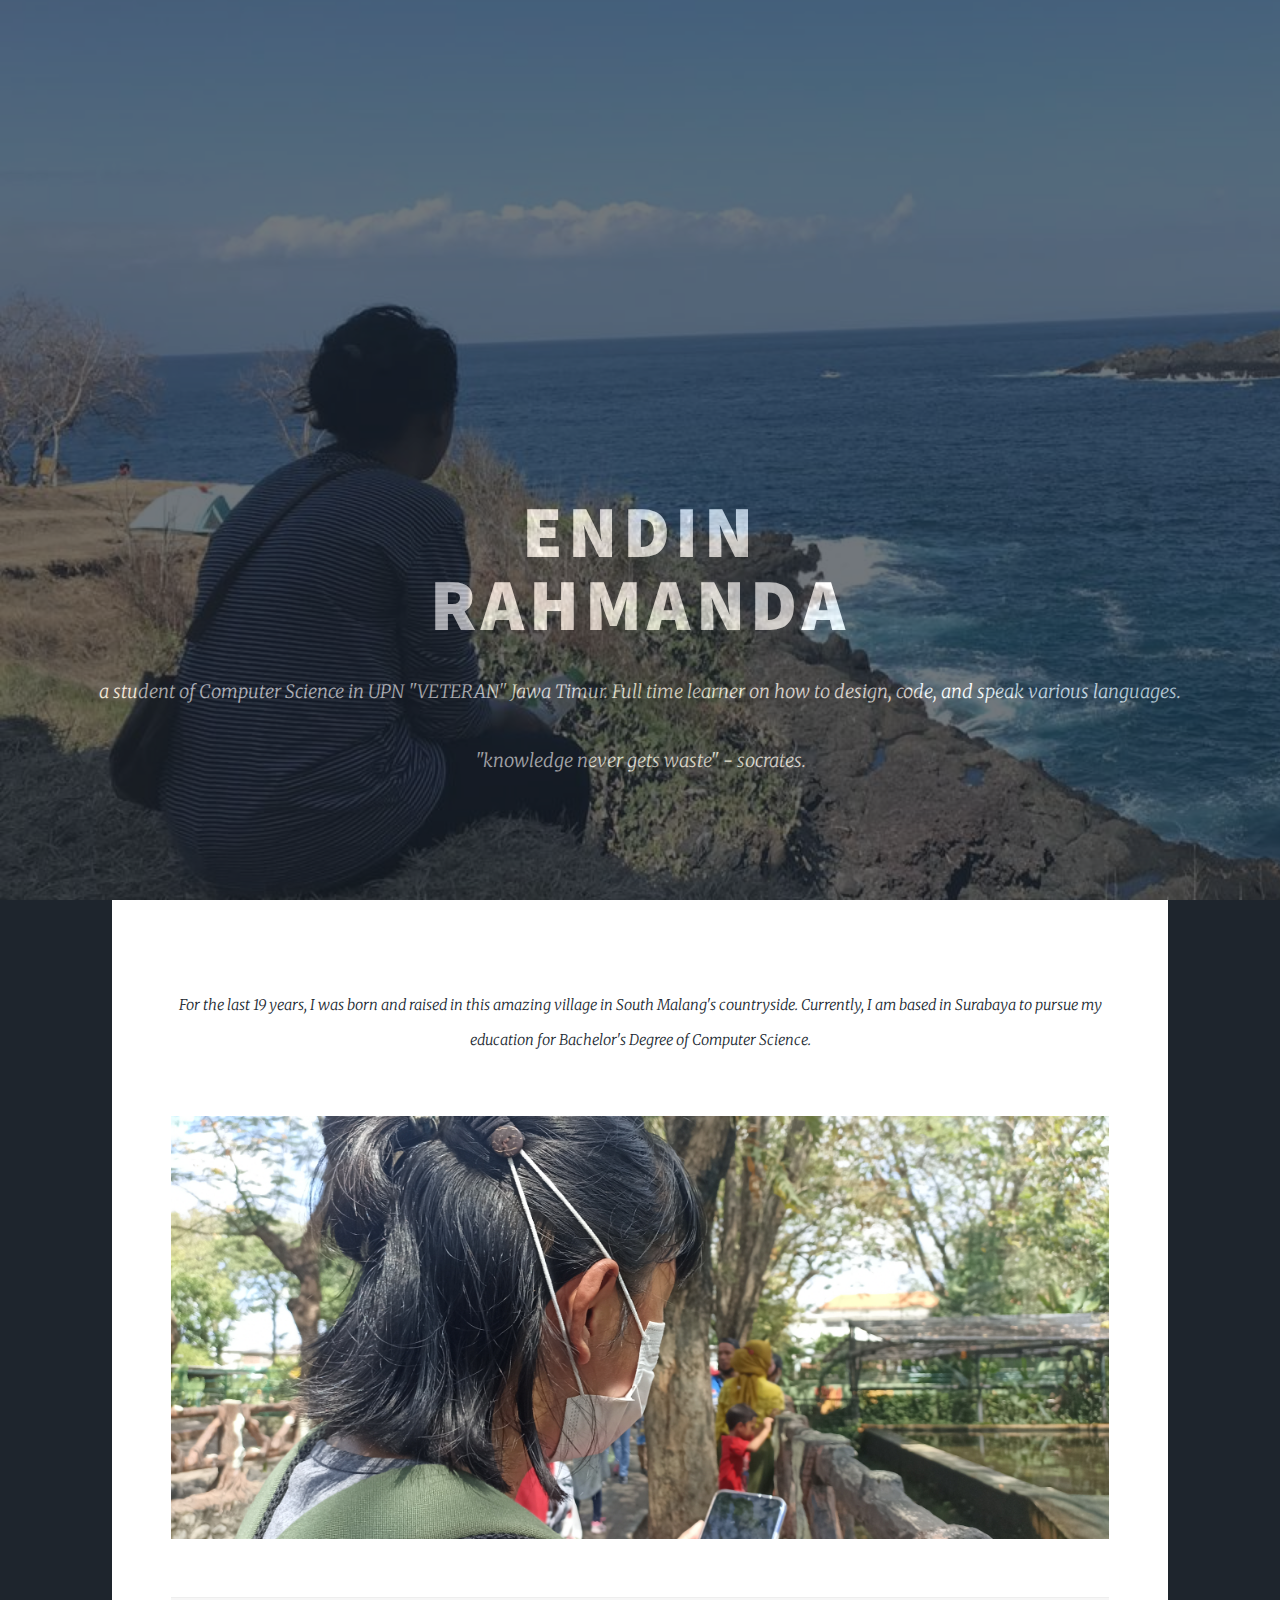
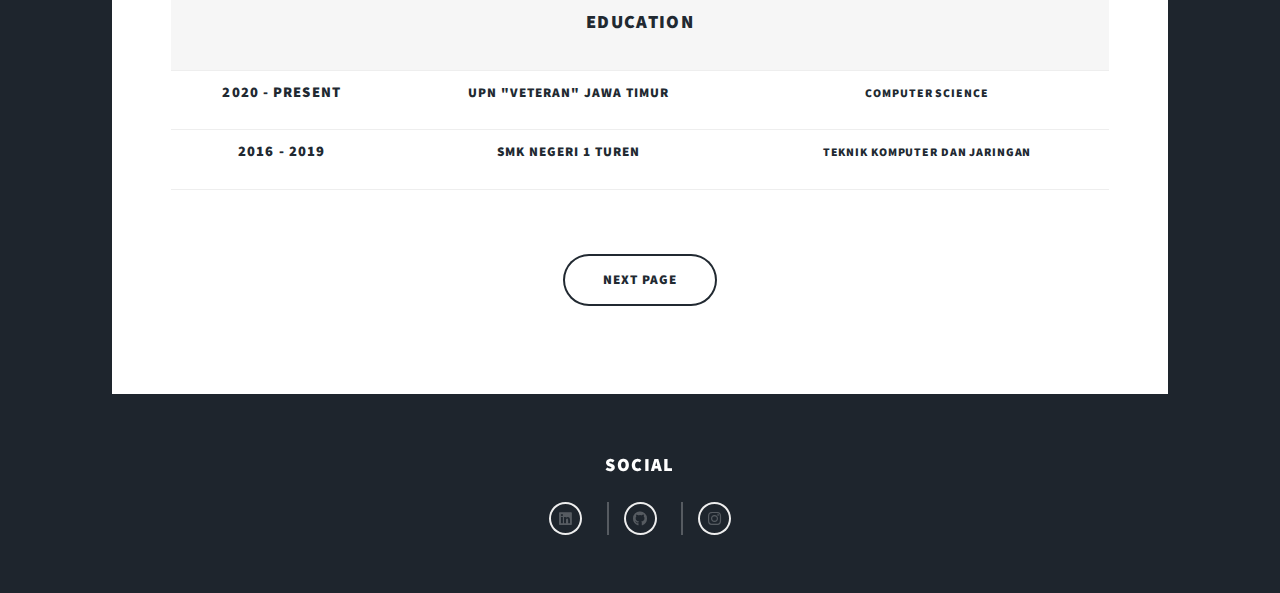
<file: index.html>
<!DOCTYPE HTML>

<html>
	<head>
		<title>More About Me</title>
		<meta charset="utf-8" />
		<meta name="viewport" content="width=device-width, initial-scale=1, user-scalable=no" />
		<link rel="stylesheet" href="assets/css/main.css" />
		<noscript><link rel="stylesheet" href="assets/css/noscript.css" /></noscript>
	</head>
	<body class="is-preload" id="wrapper">

		<!-- Wrapper -->
			<div  class="fade-in">

				<!-- Intro -->
					<div id="intro">
						<h1>Endin <br /> Rahmanda</h1>
								<p>a student of Computer Science in UPN "VETERAN" Jawa Timur. Full time learner on how to design, code, and speak various languages. </p>
								<p/>"knowledge never gets waste" - socrates.
		
						</ul>
					</div>

				<!-- Header -->


				<!-- Nav -->


				<!-- Main -->
					<div id="main">

						<!-- Featured Post -->
							<article class="post featured">
								<header class="major">
									<p> For the last 19 years, I was born and raised in this amazing village in South Malang's countryside. Currently, I am based in Surabaya to pursue my education for Bachelor's Degree of Computer Science. </p>
								</header>
								<a class="image main"><img src="images/bg05.jpg" alt="me" /></a>

								<table>
									<tr>
										<td colspan="3"><h3>EDUCATION</h3></td>
									</tr>
									<tr> 
										<td> <b/> <h4/> 2020 - present </td> 
										<td> <h5/><a href="https://www.upnjatim.ac.id/en/" /> UPN "VETERAN" JAWA TIMUR </td>
										<td> <h6/> Computer Science </td>
									</tr>
									<tr style="background: white;"> 
										<td> <b/> <h4/> 2016 - 2019 </td> 
										<td> <h5/> <a href="https://web.smkn1-turen.sch.id/"> SMK Negeri 1 Turen </a> </td>
										<td> <h6/> Teknik Komputer dan Jaringan </td>
									</tr>
								</table>
								<br>



									<ul class="actions special">
									<li><a href="dua.html" class="button large">Next Page</a></li>
								</ul>
							</article>

						<!-- Posts -->
							
						<!-- Footer -->


					</div>

				<!-- Footer -->


				<!-- Copyright -->
					<div id="copyright">
								<section>
								<h3>Social</h3>
								<ul class="icons alt">
									<li><a href="https://www.linkedin.com/in/endinrahmanda" class="icon brands alt fa-linkedin"><span class="label">Linked-in</span></a></li>
									<li><a href="https://github.com/endxn" class="icon brands alt fa-github"><span class="label">GitHub</span></a></li>
									<li><a href="https://Instagram.com/endxn" class="icon brands alt fa-instagram"><span class="label">Instagram</span></a></li>
								</ul>
							</section>
					</div>

			</div>

		<!-- Scripts -->
			<script src="assets/js/jquery.min.js"></script>
			<script src="assets/js/jquery.scrollex.min.js"></script>
			<script src="assets/js/jquery.scrolly.min.js"></script>
			<script src="assets/js/breakpoints.min.js"></script>
			<script src="assets/js/util.js"></script>
			<script src="assets/js/main.js"></script>
			<script src="assets/js/main2.js"></script>

	</body>
</html>
</file>
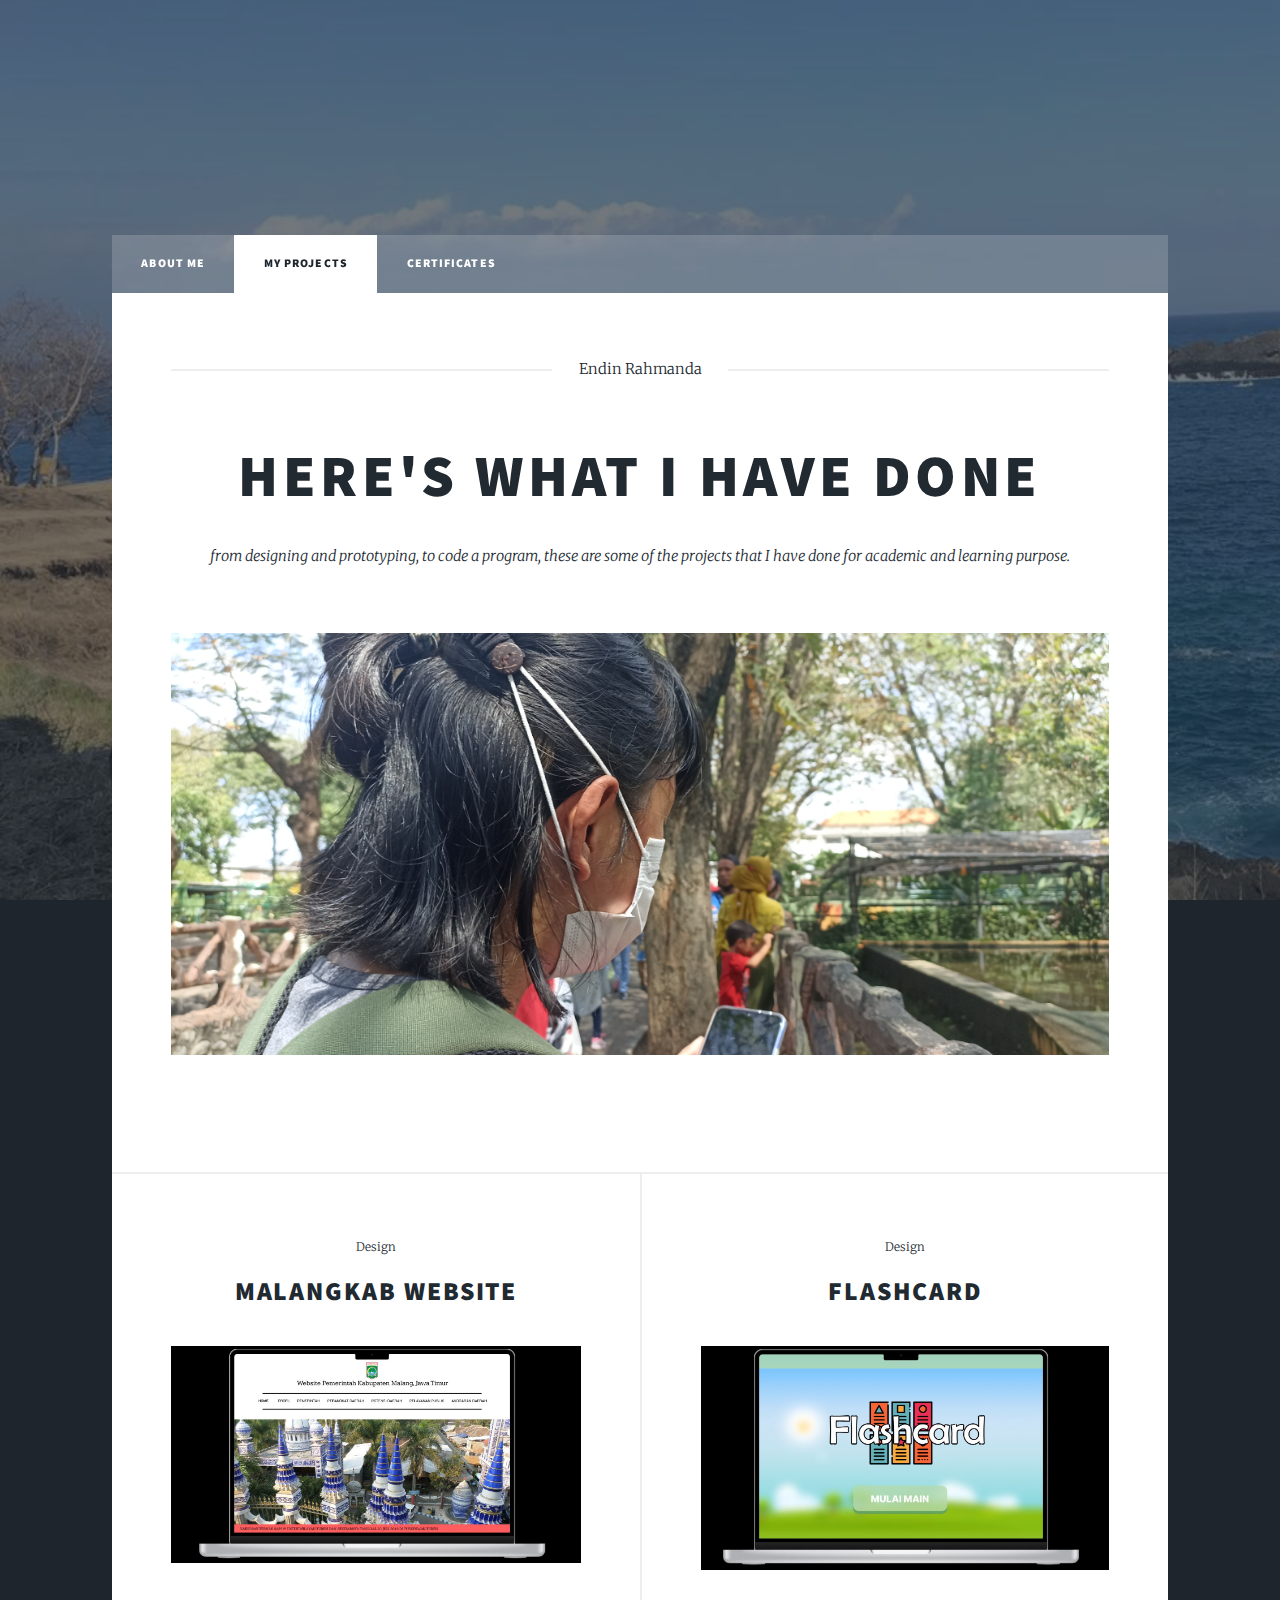
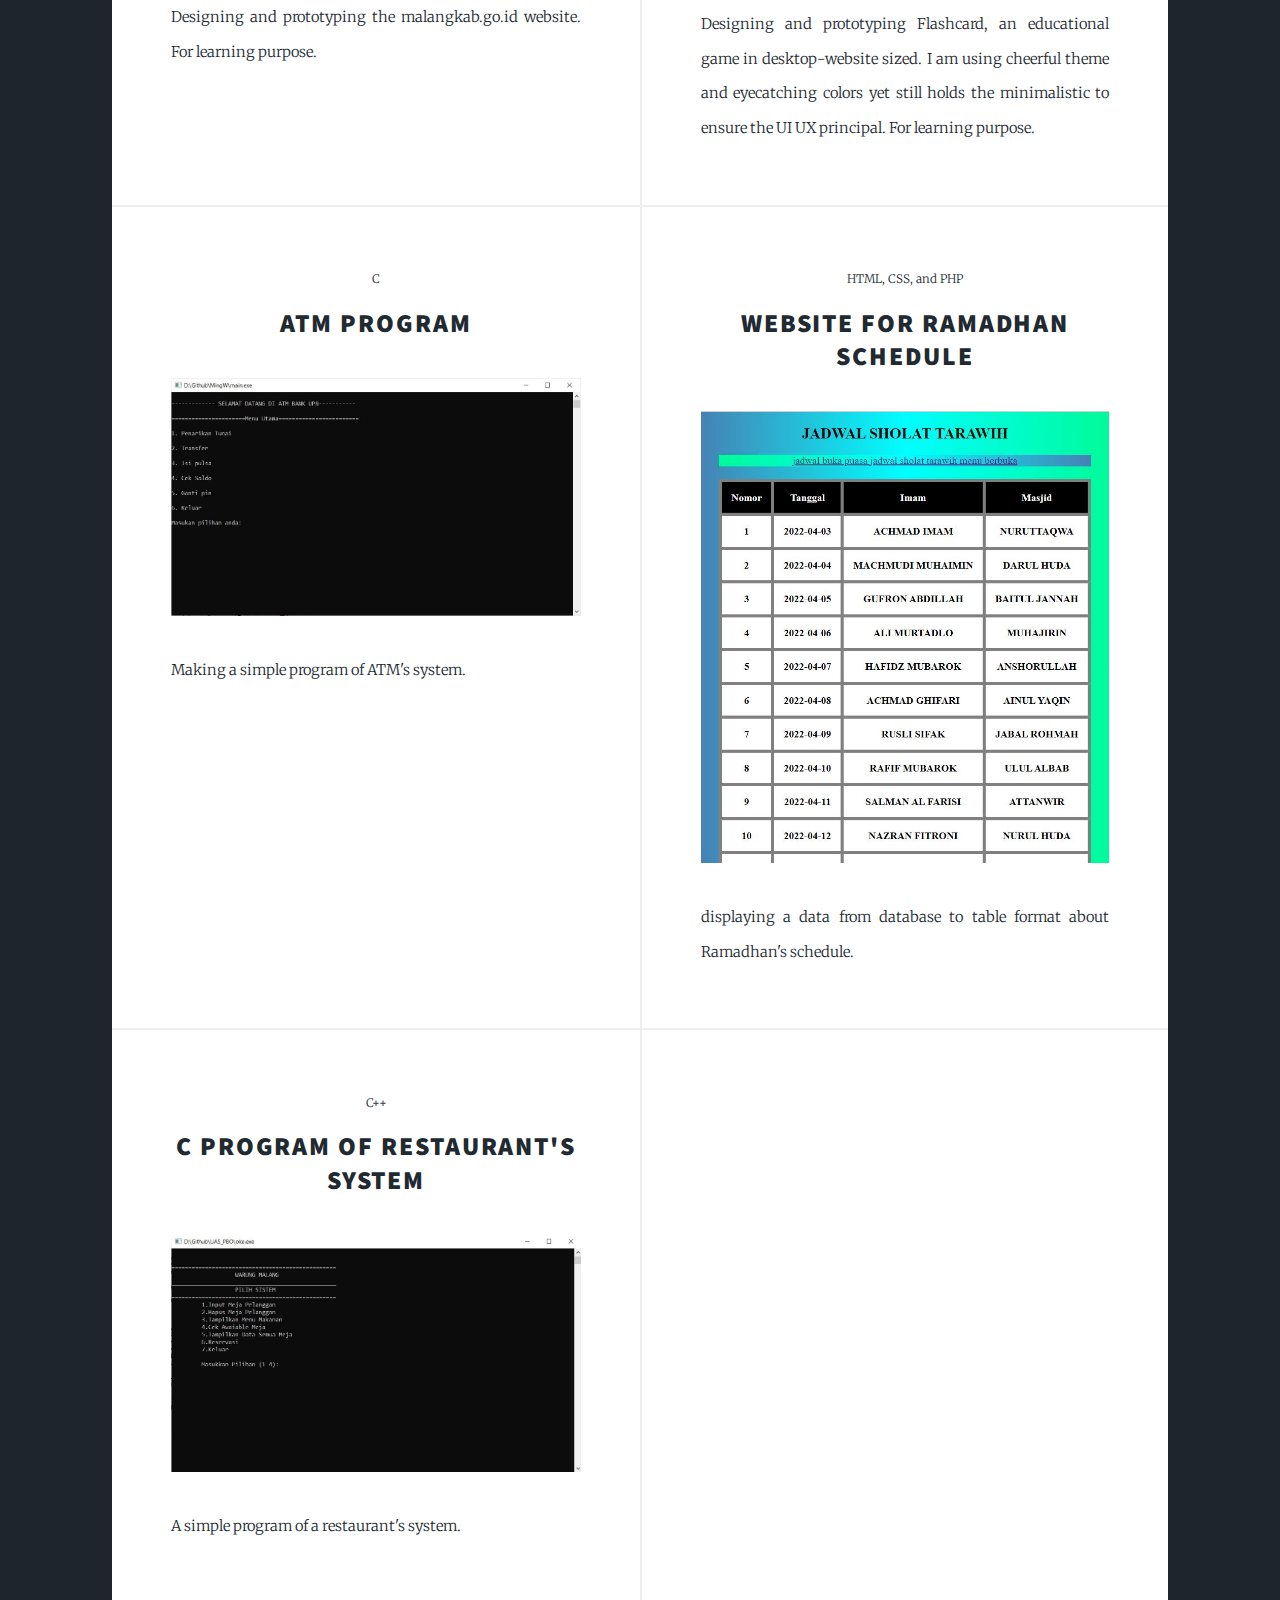
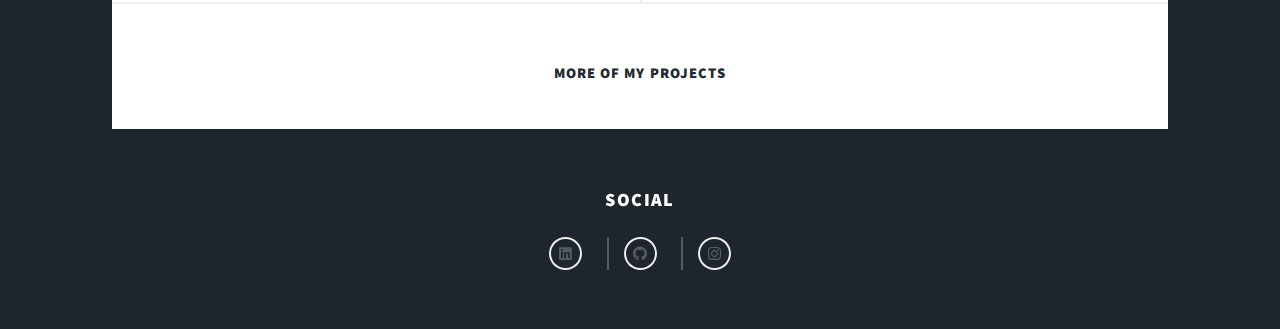
<file: dua.html>
<!DOCTYPE HTML>

<html>
	<head>
		<title> MY PROJECTS </title>
		<meta charset="utf-8" />
		<meta name="viewport" content="width=device-width, initial-scale=1, user-scalable=no" />
		<link rel="stylesheet" href="assets/css/main.css" />
		<noscript><link rel="stylesheet" href="assets/css/noscript.css" /></noscript>
	</head>
	<body class="is-preload" id="wrapper">

		<!-- Wrapper -->
			

				<!-- Header -->
					<header id="header">
						<h4/> 
					</header>

				<!-- Nav -->
					<nav id="nav">
						<ul class="links">
							<li><a href="index.html">About Me</a></li>
							<li class="active"><a href="dua.html">MY PROJECTS</a></li>
							<li><a href="tiga.html"> Certificates </a></li>
						</ul>
					</nav>

				<!-- Main -->
					<div id="main">

						<!-- Featured Post -->
							<article class="post featured">
								<header class="major">
									<span class="date"> Endin Rahmanda </span>
									<h2> HERE'S WHAT I HAVE DONE</h2>
									<p>from designing and prototyping, to code a program, these are some of the projects that I have done for academic and learning purpose.</p>
								</header>
								<a class="image main"><img src="images/bg05.jpg" alt="me" /></a>
								
							</article>

						<!-- Posts -->
							<section class="posts">
								<article>
									<header>
										<span class="date">Design</span>
										<h2><a href="https://www.figma.com/proto/jRm7zHEh53SHWqNGYlTtql/Untitled?node-id=0%3A1">malangkab website</a></h2>
									</header>
									<a class="image fit"><img src="images/isi3.jpg" alt="" /></a>
									<p> Designing and prototyping the malangkab.go.id website. For learning purpose. </p>
									
								</article>
								<article>
									<header>
										<span class="date">Design</span>
										<h2><a href="https://www.figma.com/proto/dZrGxZP1jliWoYAv92yIMB/FLASHCARD?node-id=95%3A29&starting-point-node-id=95%3A29&scaling=scale-down">Flashcard </h2>
									</header>
									<a class="image fit"><img src="images/isi2.jpg" alt="flashcard design"/></a>
									<p> Designing and prototyping Flashcard, an educational game in desktop-website sized. I am using cheerful theme and eyecatching colors yet still holds the minimalistic to ensure the UI UX principal. For learning purpose.</p>
									
								</article>
								<article>
									<header>
										<span class="date"> C </span>
										<h2><a href="https://github.com/endxn/atm">ATM program</a></h2>
									</header>
									<a class="image fit"><img src="images/isi4.jpg" alt="" /></a>
									<p> Making a simple program of ATM's system.</p>
									
								</article>
								<article>
									<header>
										<span class="date">HTML, CSS, and PHP</span>
										<h2><a href="https://github.com/endxn/jadwal_ramadhan"> Website for Ramadhan schedule </a></h2>
									</header>
									<a class="image fit"><img src="images/isi7.jpg" alt="" /></a>
									<p> displaying a data from database to table format about Ramadhan's schedule. </p>
									
								</article>
								<article>
									<header>
										<span class="date">C++</span>
										<h2><a href="https://github.com/endxn/restaurant">C program of restaurant's system</a></h2>
									</header>
									<a class="image fit"><img src="images/isi6.jpg" alt="" /></a>
									<p>A simple program of a restaurant's system.</p>
								</article>
							<article></article>			
							</section>

						<!-- Footer -->
							<footer>
										<h4><a href="https://drive.google.com/drive/folders/1VMQbDHAAE04IKj8Z2W8uzAYMfVlLOA9u?usp=sharing">more of my projects </a></h4>
							</footer>

					</div>

				<!-- Footer -->


				<!-- Copyright -->
					<div id="copyright">
								<section>
								<h3>Social</h3>
								<ul class="icons alt">
									<li><a href="https://www.linkedin.com/in/endinrahmanda" class="icon brands alt fa-linkedin"><span class="label">Linked-in</span></a></li>
									<li><a href="https://github.com/endxn" class="icon brands alt fa-github"><span class="label">GitHub</span></a></li>
									<li><a href="https://Instagram.com/endxn" class="icon brands alt fa-instagram"><span class="label">Instagram</span></a></li>
								</ul>
							</section>
					</div>

			

				
		<!-- Scripts -->
			<script src="assets/js/jquery.min.js"></script>
			<script src="assets/js/jquery.scrollex.min.js"></script>
			<script src="assets/js/jquery.scrolly.min.js"></script>
			<script src="assets/js/browser.min.js"></script>
			<script src="assets/js/breakpoints.min.js"></script>
			<script src="assets/js/util.js"></script>
			<script src="assets/js/main.js"></script>
			<script src="assets/js/main2.js"></script>

	</body>
</html>
</file>
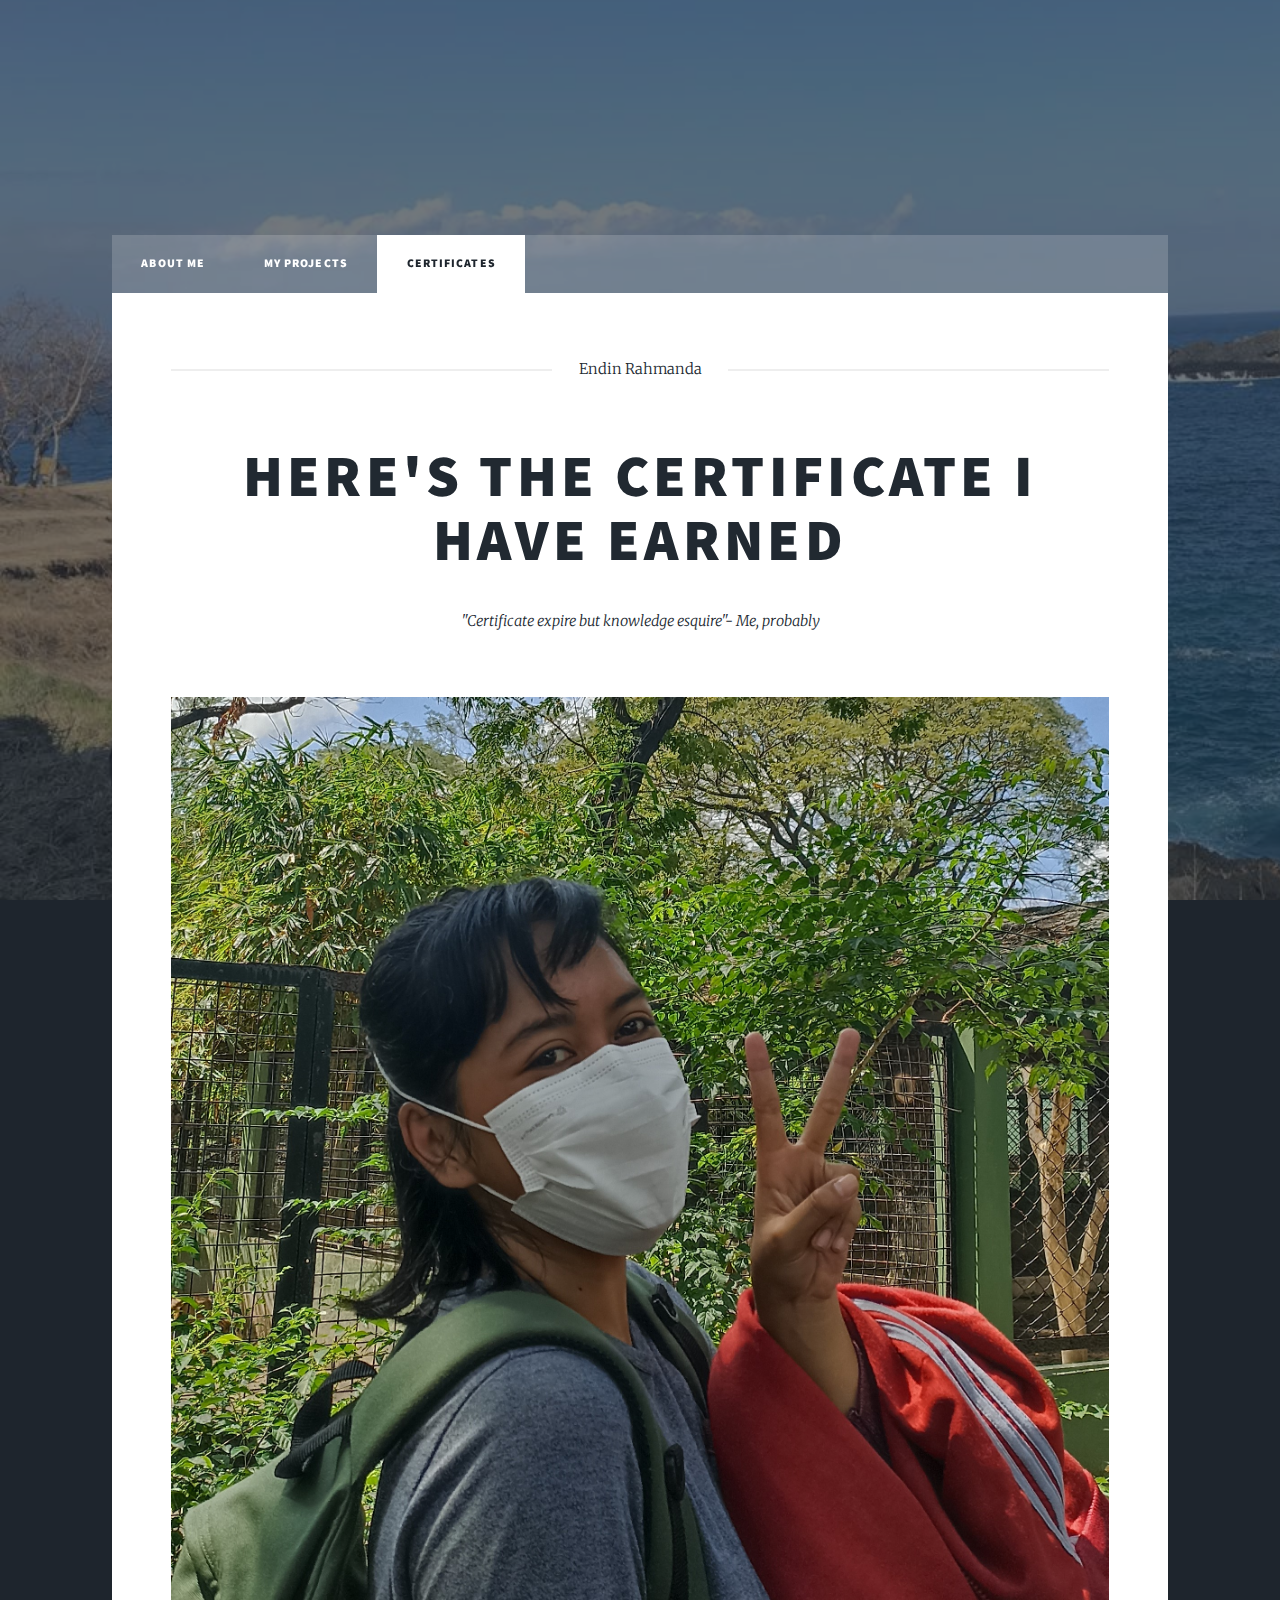
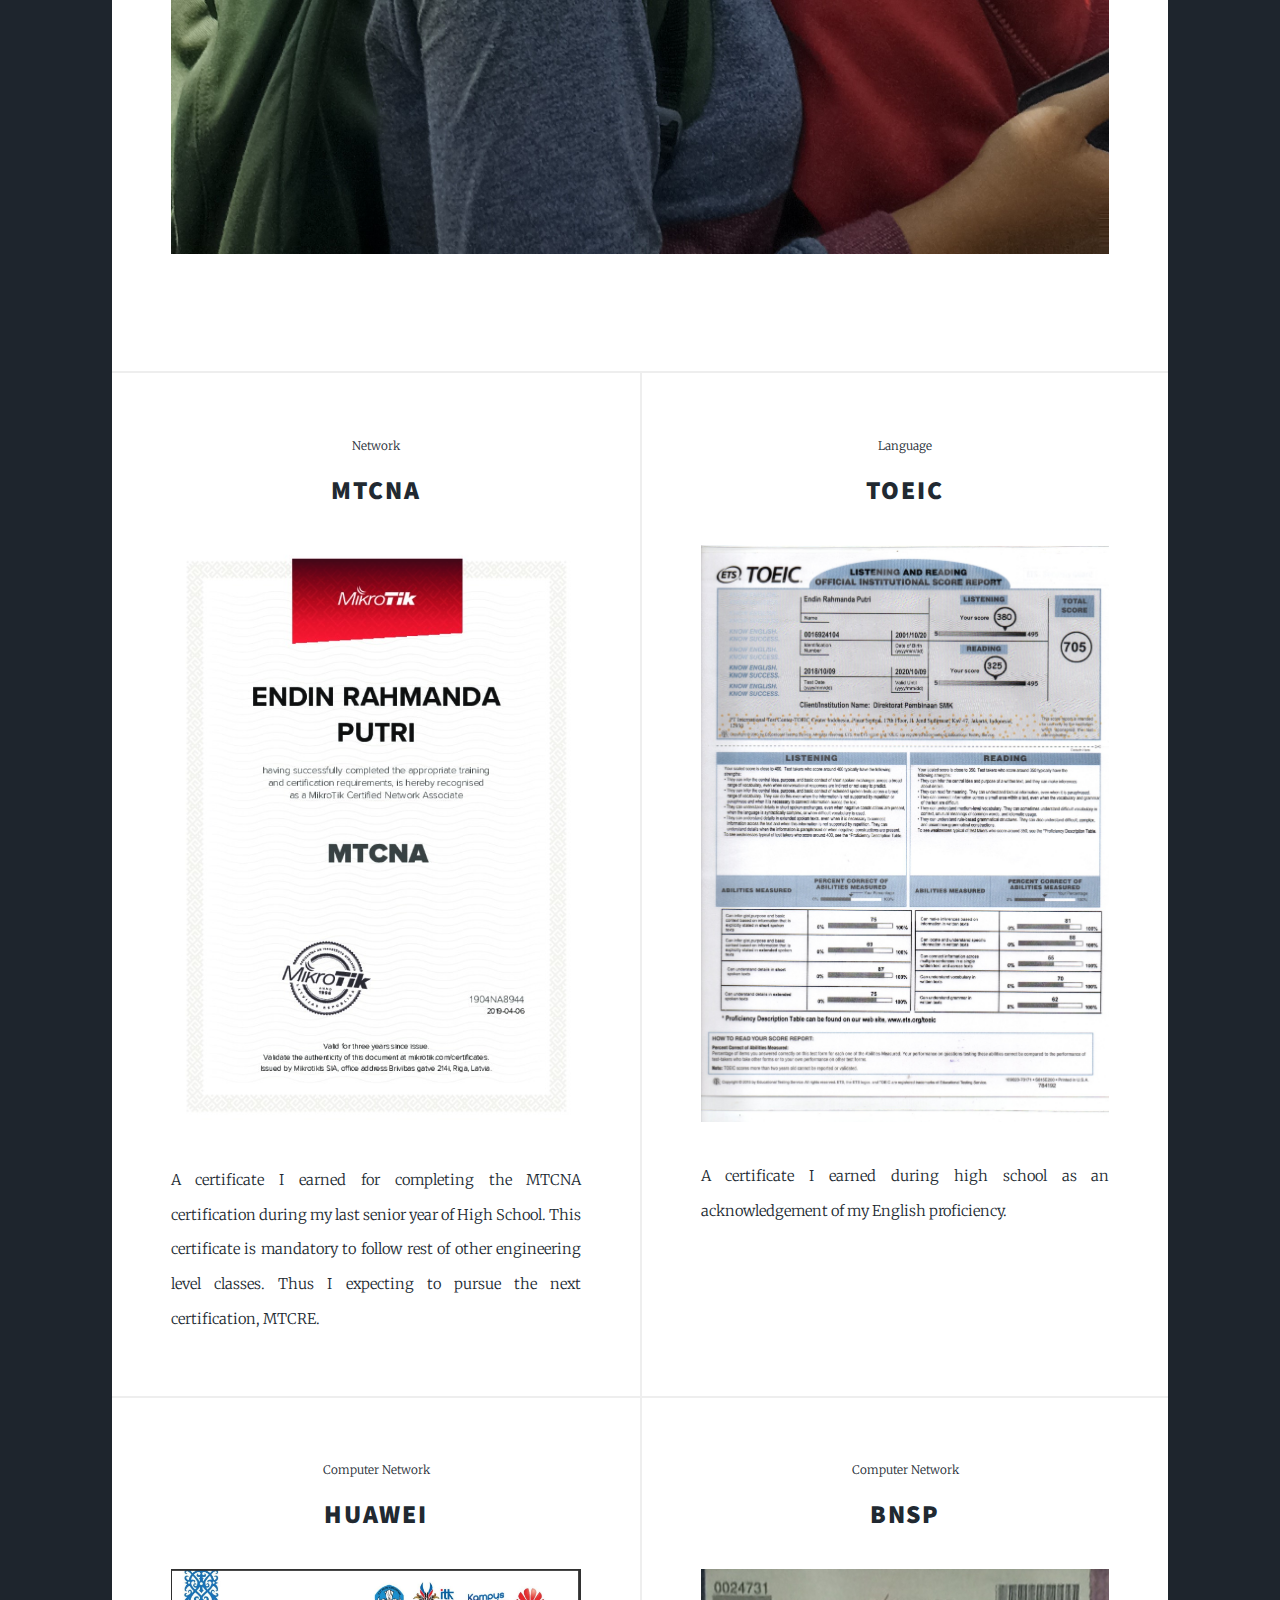
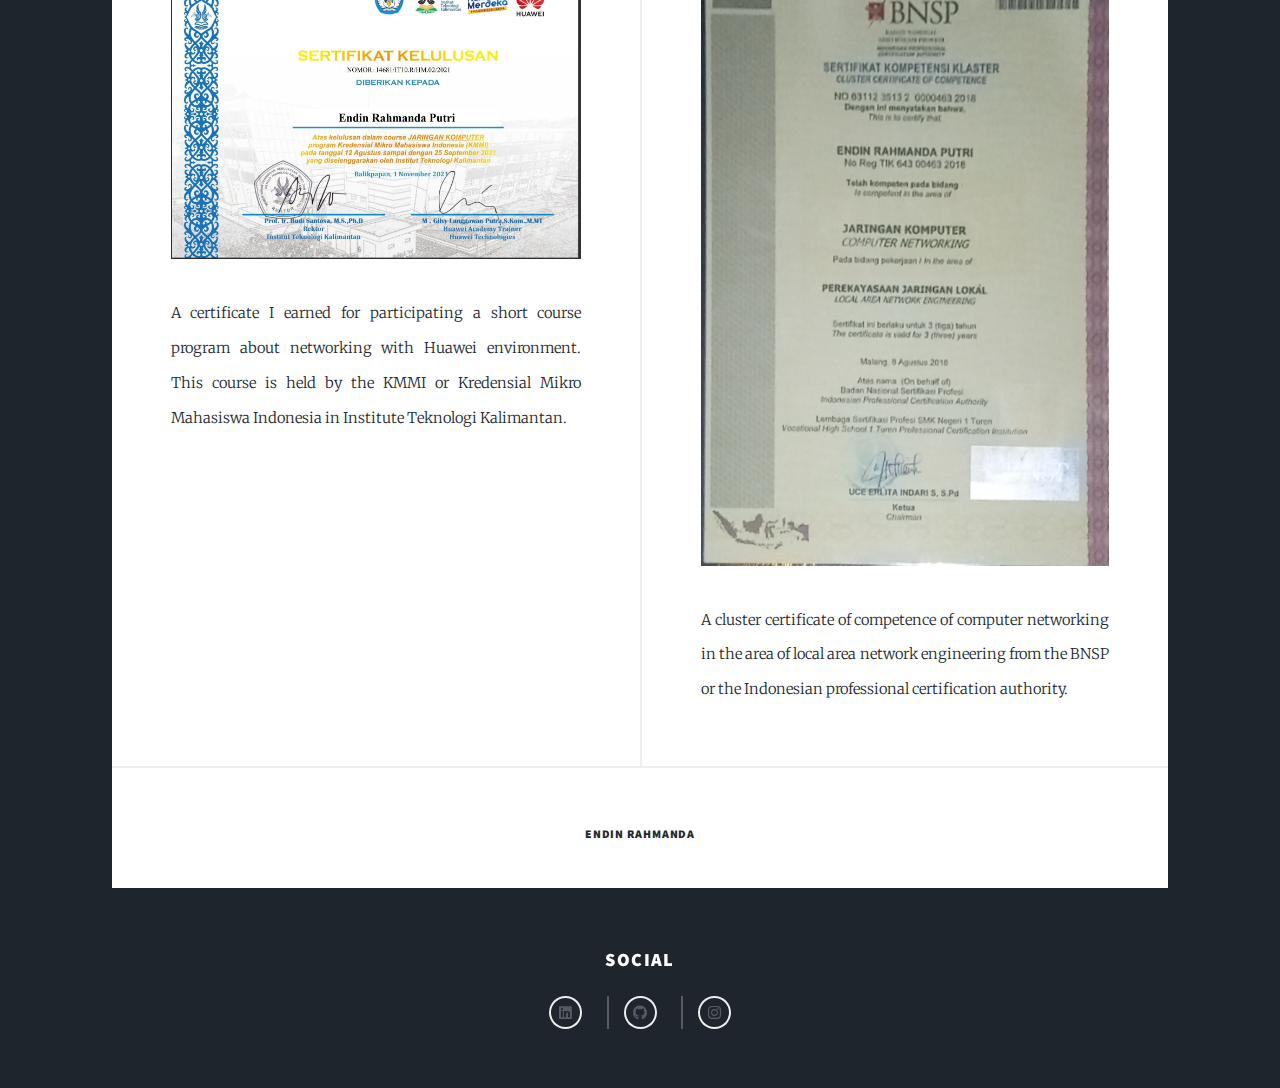
<file: tiga.html>
<!DOCTYPE HTML>

<html>
	<head>
		<title> CERTIFICATES </title>
		<meta charset="utf-8" />
		<meta name="viewport" content="width=device-width, initial-scale=1, user-scalable=no" />
		<link rel="stylesheet" href="assets/css/main.css" />
		<noscript><link rel="stylesheet" href="assets/css/noscript.css" /></noscript>
	</head>
	<body class="is-preload" id="wrapper">

		<!-- Wrapper -->
			

				<!-- Header -->
					<header id="header">
						<h4/> 
					</header>

				<!-- Nav -->
					<nav id="nav">
						<ul class="links">
							<li><a href="index.html">About Me</a></li>
							<li><a href="dua.html">  MY PROJECTS</a></li>
							<li class="active"><a href="tiga.html">Certificates</a></li>
						</ul>
					</nav>

				<!-- Main -->
					<div id="main">

						<!-- Featured Post -->
							<article class="post featured">
								<header class="major">
									<span class="date"> Endin Rahmanda </span>
									<h2> HERE'S THE CERTIFICATE I HAVE EARNED </h2>
									<p> "Certificate expire but knowledge esquire"- Me, probably</p>
								</header>
								<a class="image main"><img src="images/bg06.jpg" alt="me" /></a>
								
							</article>

						<!-- Posts -->
							<section class="posts">
								<article>
									<header>
										<span class="date"> Network </span>
										<h2>MTCNA</h2>
									</header>
									<a class="image fit"><img src="images/sertif1.jpg" alt="" /></a>
									<p> A certificate I earned for completing the MTCNA certification during my last senior year of High School. This certificate is mandatory to follow rest of other engineering level classes. Thus I expecting to pursue the next certification, MTCRE. </p>
									
								</article>
								<article>
									<header>
										<span class="date">Language</span>
										<h2>TOEIC </h2>
									</header>
									<a class="image fit"><img src="images/sertif2.jpg" alt="flashcard design"/></a>
									<p> A certificate I earned during high school as an acknowledgement of my English proficiency. </p>
									
								</article>
								<article>
									<header>
										<span class="date"> Computer Network </span>
										<h2> HUAWEI </h2>
									</header>
									<a class="image fit"><img src="images/sertif3.jpg" alt="" /></a>
									<p> A certificate I earned for participating a short course program about networking with Huawei environment. This course is held by the KMMI or Kredensial Mikro Mahasiswa Indonesia in Institute Teknologi Kalimantan. </p>
								</article>
								<article>
									<header>
										<span class="date"> Computer Network </span>
										<h2> BNSP </h2>
									</header>
									<a class="image fit"><img src="images/sertif4.jpg" alt="" /></a>
									<p> A cluster certificate of competence of computer networking in the area of local area network engineering from the BNSP or the Indonesian professional certification authority. </p>
								</article>							
							</section>

						<!-- Footer -->
							<footer>
							<h6> Endin Rahmanda </h6>
							</footer>

					</div>

				<!-- Footer -->


				<!-- Copyright -->
					<div id="copyright">
								<section>
								<h3>Social</h3>
								<ul class="icons alt">
									<li><a href="www.linkedin.com/in/endinrahmanda" class="icon brands alt fa-linkedin"><span class="label">Linked-in</span></a></li>
									<li><a href="https://github.com/endxn" class="icon brands alt fa-github"><span class="label">GitHub</span></a></li>
									<li><a href="https://Instagram.com/endxn" class="icon brands alt fa-instagram"><span class="label">Instagram</span></a></li>
								</ul>
							</section>
					</div>

			

				
		<!-- Scripts -->
			<script src="assets/js/jquery.min.js"></script>
			<script src="assets/js/jquery.scrollex.min.js"></script>
			<script src="assets/js/jquery.scrolly.min.js"></script>
			<script src="assets/js/browser.min.js"></script>
			<script src="assets/js/breakpoints.min.js"></script>
			<script src="assets/js/util.js"></script>
			<script src="assets/js/main.js"></script>
			<script src="assets/js/main2.js"></script>

	</body>
</html>
</file>
<file: assets/css/main.css>
@import url(fontawesome-all.min.css);
@import url("https://fonts.googleapis.com/css?family=Merriweather:300,700,300italic,700italic|Source+Sans+Pro:900");

/*
	Massively by HTML5 UP
	html5up.net | @ajlkn
	Free for personal and commercial use under the CCA 3.0 license (html5up.net/license)
*/

html, body, div, span, applet, object,
iframe, h1, h2, h3, h4, h5, h6, p, blockquote,
pre, a, abbr, acronym, address, big, cite,
code, del, dfn, em, img, ins, kbd, q, s, samp,
small, strike, strong, sub, sup, tt, var, b,
u, i, center, dl, dt, dd, ol, ul, li, fieldset,
form, label, legend, table, caption, tbody,
tfoot, thead, tr, th, td, article, aside,
canvas, details, embed, figure, figcaption,
footer, header, hgroup, menu, nav, output, ruby,
section, summary, time, mark, audio, video {
	margin: 0;
	padding: 0;
	border: 0;
	font-size: 100%;
	font: inherit;
	vertical-align: baseline;}

article, aside, details, figcaption, figure,
footer, header, hgroup, menu, nav, section {
	display: block;}

body {
	line-height: 1;
}

ol, ul {
	list-style: none;
}

blockquote, q {
	quotes: none;
}

	blockquote:before, blockquote:after, q:before, q:after {
		content: '';
		content: none;
	}

table {
	border-collapse: collapse;
	border-spacing: 0;
}

body {
	-webkit-text-size-adjust: none;
}

mark {
	background-color: transparent;
	color: inherit;
}

input::-moz-focus-inner {
	border: 0;
	padding: 0;
}

input, select, textarea {
	-moz-appearance: none;
	-webkit-appearance: none;
	-ms-appearance: none;
	appearance: none;
}

/* Basic */

	@-ms-viewport {
		width: device-width;
	}

	body {
		-ms-overflow-style: scrollbar;
	}

	@media screen and (max-width: 480px) {

		html, body {
			min-width: 320px;
		}

	}

	html {
		box-sizing: border-box;
	}

	*, *:before, *:after {
		box-sizing: inherit;
	}

	body {
		background-color: #1e252d;
	}

		body.is-preload *, body.is-preload *:before, body.is-preload *:after {
			-moz-animation: none !important;
			-webkit-animation: none !important;
			-ms-animation: none !important;
			animation: none !important;
			-moz-transition: none !important;
			-webkit-transition: none !important;
			-ms-transition: none !important;
			transition: none !important;
		}

/* Type */

	html {
		font-size: 16pt;
	}

		@media screen and (max-width: 1680px) {

			html {
				font-size: 12pt;
			}

		}

		@media screen and (max-width: 1280px) {

			html {
				font-size: 11pt;
			}

		}

		@media screen and (max-width: 360px) {

			html {
				font-size: 10pt;
			}

		}

	body {
		color: #212931;
	}

	body, input, select, textarea {
		font-family: "Merriweather", Georgia, serif;
		font-weight: 300;
		font-size: 1rem;
		line-height: 2.375;
	}

	a {
		-moz-transition: color 0.2s ease-in-out, background-color 0.2s ease-in-out, border-color 0.2s ease-in-out, box-shadow 0.2s ease-in-out;
		-webkit-transition: color 0.2s ease-in-out, background-color 0.2s ease-in-out, border-color 0.2s ease-in-out, box-shadow 0.2s ease-in-out;
		-ms-transition: color 0.2s ease-in-out, background-color 0.2s ease-in-out, border-color 0.2s ease-in-out, box-shadow 0.2s ease-in-out;
		transition: color 0.2s ease-in-out, background-color 0.2s ease-in-out, border-color 0.2s ease-in-out, box-shadow 0.2s ease-in-out;
		border-bottom: dotted 1px;
		text-decoration: none;
	}

		a:hover {
			border-bottom-color: transparent;
		}

	strong, b {
		font-weight: 600;
	}

	em, i {
		font-style: italic;
	}

	p {
		text-align: justify;
		margin: 0 0 2rem 0;
	}

	h1, h2, h3, h4, h5, h6 {
		font-family: "Source Sans Pro", Helvetica, sans-serif;
		font-weight: 900;
		line-height: 1.5;
		letter-spacing: 0.075em;
		text-transform: uppercase;
		margin: 0 0 1rem 0;
	}

		h1 a, h2 a, h3 a, h4 a, h5 a, h6 a {
			border-bottom: 0;
			color: inherit;
			text-decoration: none;
		}

	h1 {
		font-size: 4rem;
		line-height: 1.1;
		margin: 0 0 2rem 0;
	}

	h2 {
		font-size: 1.75rem;
		line-height: 1.3;
		margin: 0 0 1.5rem 0;
	}

	h3 {
		font-size: 1.25rem;
		margin: 0 0 1.5rem 0;
	}

	h4 {
		font-size: 1rem;
	}

	h5 {
		font-size: 0.9rem;
	}

	h6 {
		font-size: 0.8rem;
	}

	sub {
		font-size: 0.8rem;
		position: relative;
		top: 0.5rem;
	}

	sup {
		font-size: 0.8rem;
		position: relative;
		top: -0.5rem;
	}

	blockquote {
		border-left: solid 4px;
		font-style: italic;
		margin: 0 0 2rem 0;
		padding: 0.5rem 0 0.5rem 2rem;
	}

	code {
		border: solid 2px;
		font-family: "Courier New", monospace;
		font-size: 0.9rem;
		margin: 0 0.25rem;
		padding: 0.25rem 0.65rem;
	}

	pre {
		-webkit-overflow-scrolling: touch;
		font-family: "Courier New", monospace;
		font-size: 0.9rem;
		margin: 0 0 2rem 0;
	}

		pre code {
			display: block;
			line-height: 1.75;
			padding: 1rem 1.5rem;
			overflow-x: auto;
		}

	hr {
		border: 0;
		border-bottom: solid 2px;
		margin: 3rem 0;
	}

		hr.major {
			margin: 5rem 0;
		}

	.align-left {
		text-align: left;
	}

	.align-center {
		text-align: center;
	}

	.align-right {
		text-align: right;
	}

	input, select, textarea {
		color: #212931;
	}

	a {
		color: #212931;
		border-bottom-color: rgba(33, 41, 49, 0.5);
	}

		a:hover {
			border-bottom-color: transparent;
			color: #18bfef !important;
		}

	strong, b {
		color: #212931;
	}

	h1, h2, h3, h4, h5, h6 {
		color: #212931;
	}

	blockquote {
		border-left-color: #eeeeee;
	}

	code {
		background: rgba(220, 220, 220, 0.25);
		border-color: #eeeeee;
	}

	hr {
		border-bottom-color: #eeeeee;
	}

/* Row */

	.row {
		display: flex;
		flex-wrap: wrap;
		box-sizing: border-box;
		align-items: stretch;
	}

		.row > * {
			box-sizing: border-box;
		}

		.row.gtr-uniform > * > :last-child {
			margin-bottom: 0;
		}

		.row.aln-left {
			justify-content: flex-start;
		}

		.row.aln-center {
			justify-content: center;
		}

		.row.aln-right {
			justify-content: flex-end;
		}

		.row.aln-top {
			align-items: flex-start;
		}

		.row.aln-middle {
			align-items: center;
		}

		.row.aln-bottom {
			align-items: flex-end;
		}

		.row > .imp {
			order: -1;
		}

		.row > .col-1 {
			width: 8.33333%;
		}

		.row > .off-1 {
			margin-left: 8.33333%;
		}

		.row > .col-2 {
			width: 16.66667%;
		}

		.row > .off-2 {
			margin-left: 16.66667%;
		}

		.row > .col-3 {
			width: 25%;
		}

		.row > .off-3 {
			margin-left: 25%;
		}

		.row > .col-4 {
			width: 33.33333%;
		}

		.row > .off-4 {
			margin-left: 33.33333%;
		}

		.row > .col-5 {
			width: 41.66667%;
		}

		.row > .off-5 {
			margin-left: 41.66667%;
		}

		.row > .col-6 {
			width: 50%;
		}

		.row > .off-6 {
			margin-left: 50%;
		}

		.row > .col-7 {
			width: 58.33333%;
		}

		.row > .off-7 {
			margin-left: 58.33333%;
		}

		.row > .col-8 {
			width: 66.66667%;
		}

		.row > .off-8 {
			margin-left: 66.66667%;
		}

		.row > .col-9 {
			width: 75%;
		}

		.row > .off-9 {
			margin-left: 75%;
		}

		.row > .col-10 {
			width: 83.33333%;
		}

		.row > .off-10 {
			margin-left: 83.33333%;
		}

		.row > .col-11 {
			width: 91.66667%;
		}

		.row > .off-11 {
			margin-left: 91.66667%;
		}

		.row > .col-12 {
			width: 100%;
		}

		.row > .off-12 {
			margin-left: 100%;
		}

		.row.gtr-0 {
			margin-top: 0;
			margin-left: 0rem;
		}

			.row.gtr-0 > * {
				padding: 0 0 0 0rem;
			}

			.row.gtr-0.gtr-uniform {
				margin-top: 0rem;
			}

				.row.gtr-0.gtr-uniform > * {
					padding-top: 0rem;
				}

		.row.gtr-25 {
			margin-top: 0;
			margin-left: -0.375rem;
		}

			.row.gtr-25 > * {
				padding: 0 0 0 0.375rem;
			}

			.row.gtr-25.gtr-uniform {
				margin-top: -0.375rem;
			}

				.row.gtr-25.gtr-uniform > * {
					padding-top: 0.375rem;
				}

		.row.gtr-50 {
			margin-top: 0;
			margin-left: -0.75rem;
		}

			.row.gtr-50 > * {
				padding: 0 0 0 0.75rem;
			}

			.row.gtr-50.gtr-uniform {
				margin-top: -0.75rem;
			}

				.row.gtr-50.gtr-uniform > * {
					padding-top: 0.75rem;
				}

		.row {
			margin-top: 0;
			margin-left: -1.5rem;
		}

			.row > * {
				padding: 0 0 0 1.5rem;
			}

			.row.gtr-uniform {
				margin-top: -1.5rem;
			}

				.row.gtr-uniform > * {
					padding-top: 1.5rem;
				}

		.row.gtr-150 {
			margin-top: 0;
			margin-left: -2.25rem;
		}

			.row.gtr-150 > * {
				padding: 0 0 0 2.25rem;
			}

			.row.gtr-150.gtr-uniform {
				margin-top: -2.25rem;
			}

				.row.gtr-150.gtr-uniform > * {
					padding-top: 2.25rem;
				}

		.row.gtr-200 {
			margin-top: 0;
			margin-left: -3rem;
		}

			.row.gtr-200 > * {
				padding: 0 0 0 3rem;
			}

			.row.gtr-200.gtr-uniform {
				margin-top: -3rem;
			}

				.row.gtr-200.gtr-uniform > * {
					padding-top: 3rem;
				}

		@media screen and (max-width: 1680px) {

			.row {
				display: flex;
				flex-wrap: wrap;
				box-sizing: border-box;
				align-items: stretch;
			}

				.row > * {
					box-sizing: border-box;
				}

				.row.gtr-uniform > * > :last-child {
					margin-bottom: 0;
				}

				.row.aln-left {
					justify-content: flex-start;
				}

				.row.aln-center {
					justify-content: center;
				}

				.row.aln-right {
					justify-content: flex-end;
				}

				.row.aln-top {
					align-items: flex-start;
				}

				.row.aln-middle {
					align-items: center;
				}

				.row.aln-bottom {
					align-items: flex-end;
				}

				.row > .imp-xlarge {
					order: -1;
				}

				.row > .col-1-xlarge {
					width: 8.33333%;
				}

				.row > .off-1-xlarge {
					margin-left: 8.33333%;
				}

				.row > .col-2-xlarge {
					width: 16.66667%;
				}

				.row > .off-2-xlarge {
					margin-left: 16.66667%;
				}

				.row > .col-3-xlarge {
					width: 25%;
				}

				.row > .off-3-xlarge {
					margin-left: 25%;
				}

				.row > .col-4-xlarge {
					width: 33.33333%;
				}

				.row > .off-4-xlarge {
					margin-left: 33.33333%;
				}

				.row > .col-5-xlarge {
					width: 41.66667%;
				}

				.row > .off-5-xlarge {
					margin-left: 41.66667%;
				}

				.row > .col-6-xlarge {
					width: 50%;
				}

				.row > .off-6-xlarge {
					margin-left: 50%;
				}

				.row > .col-7-xlarge {
					width: 58.33333%;
				}

				.row > .off-7-xlarge {
					margin-left: 58.33333%;
				}

				.row > .col-8-xlarge {
					width: 66.66667%;
				}

				.row > .off-8-xlarge {
					margin-left: 66.66667%;
				}

				.row > .col-9-xlarge {
					width: 75%;
				}

				.row > .off-9-xlarge {
					margin-left: 75%;
				}

				.row > .col-10-xlarge {
					width: 83.33333%;
				}

				.row > .off-10-xlarge {
					margin-left: 83.33333%;
				}

				.row > .col-11-xlarge {
					width: 91.66667%;
				}

				.row > .off-11-xlarge {
					margin-left: 91.66667%;
				}

				.row > .col-12-xlarge {
					width: 100%;
				}

				.row > .off-12-xlarge {
					margin-left: 100%;
				}

				.row.gtr-0 {
					margin-top: 0;
					margin-left: 0rem;
				}

					.row.gtr-0 > * {
						padding: 0 0 0 0rem;
					}

					.row.gtr-0.gtr-uniform {
						margin-top: 0rem;
					}

						.row.gtr-0.gtr-uniform > * {
							padding-top: 0rem;
						}

				.row.gtr-25 {
					margin-top: 0;
					margin-left: -0.375rem;
				}

					.row.gtr-25 > * {
						padding: 0 0 0 0.375rem;
					}

					.row.gtr-25.gtr-uniform {
						margin-top: -0.375rem;
					}

						.row.gtr-25.gtr-uniform > * {
							padding-top: 0.375rem;
						}

				.row.gtr-50 {
					margin-top: 0;
					margin-left: -0.75rem;
				}

					.row.gtr-50 > * {
						padding: 0 0 0 0.75rem;
					}

					.row.gtr-50.gtr-uniform {
						margin-top: -0.75rem;
					}

						.row.gtr-50.gtr-uniform > * {
							padding-top: 0.75rem;
						}

				.row {
					margin-top: 0;
					margin-left: -1.5rem;
				}

					.row > * {
						padding: 0 0 0 1.5rem;
					}

					.row.gtr-uniform {
						margin-top: -1.5rem;
					}

						.row.gtr-uniform > * {
							padding-top: 1.5rem;
						}

				.row.gtr-150 {
					margin-top: 0;
					margin-left: -2.25rem;
				}

					.row.gtr-150 > * {
						padding: 0 0 0 2.25rem;
					}

					.row.gtr-150.gtr-uniform {
						margin-top: -2.25rem;
					}

						.row.gtr-150.gtr-uniform > * {
							padding-top: 2.25rem;
						}

				.row.gtr-200 {
					margin-top: 0;
					margin-left: -3rem;
				}

					.row.gtr-200 > * {
						padding: 0 0 0 3rem;
					}

					.row.gtr-200.gtr-uniform {
						margin-top: -3rem;
					}

						.row.gtr-200.gtr-uniform > * {
							padding-top: 3rem;
						}

		}

		@media screen and (max-width: 1280px) {

			.row {
				display: flex;
				flex-wrap: wrap;
				box-sizing: border-box;
				align-items: stretch;
			}

				.row > * {
					box-sizing: border-box;
				}

				.row.gtr-uniform > * > :last-child {
					margin-bottom: 0;
				}

				.row.aln-left {
					justify-content: flex-start;
				}

				.row.aln-center {
					justify-content: center;
				}

				.row.aln-right {
					justify-content: flex-end;
				}

				.row.aln-top {
					align-items: flex-start;
				}

				.row.aln-middle {
					align-items: center;
				}

				.row.aln-bottom {
					align-items: flex-end;
				}

				.row > .imp-large {
					order: -1;
				}

				.row > .col-1-large {
					width: 8.33333%;
				}

				.row > .off-1-large {
					margin-left: 8.33333%;
				}

				.row > .col-2-large {
					width: 16.66667%;
				}

				.row > .off-2-large {
					margin-left: 16.66667%;
				}

				.row > .col-3-large {
					width: 25%;
				}

				.row > .off-3-large {
					margin-left: 25%;
				}

				.row > .col-4-large {
					width: 33.33333%;
				}

				.row > .off-4-large {
					margin-left: 33.33333%;
				}

				.row > .col-5-large {
					width: 41.66667%;
				}

				.row > .off-5-large {
					margin-left: 41.66667%;
				}

				.row > .col-6-large {
					width: 50%;
				}

				.row > .off-6-large {
					margin-left: 50%;
				}

				.row > .col-7-large {
					width: 58.33333%;
				}

				.row > .off-7-large {
					margin-left: 58.33333%;
				}

				.row > .col-8-large {
					width: 66.66667%;
				}

				.row > .off-8-large {
					margin-left: 66.66667%;
				}

				.row > .col-9-large {
					width: 75%;
				}

				.row > .off-9-large {
					margin-left: 75%;
				}

				.row > .col-10-large {
					width: 83.33333%;
				}

				.row > .off-10-large {
					margin-left: 83.33333%;
				}

				.row > .col-11-large {
					width: 91.66667%;
				}

				.row > .off-11-large {
					margin-left: 91.66667%;
				}

				.row > .col-12-large {
					width: 100%;
				}

				.row > .off-12-large {
					margin-left: 100%;
				}

				.row.gtr-0 {
					margin-top: 0;
					margin-left: 0rem;
				}

					.row.gtr-0 > * {
						padding: 0 0 0 0rem;
					}

					.row.gtr-0.gtr-uniform {
						margin-top: 0rem;
					}

						.row.gtr-0.gtr-uniform > * {
							padding-top: 0rem;
						}

				.row.gtr-25 {
					margin-top: 0;
					margin-left: -0.375rem;
				}

					.row.gtr-25 > * {
						padding: 0 0 0 0.375rem;
					}

					.row.gtr-25.gtr-uniform {
						margin-top: -0.375rem;
					}

						.row.gtr-25.gtr-uniform > * {
							padding-top: 0.375rem;
						}

				.row.gtr-50 {
					margin-top: 0;
					margin-left: -0.75rem;
				}

					.row.gtr-50 > * {
						padding: 0 0 0 0.75rem;
					}

					.row.gtr-50.gtr-uniform {
						margin-top: -0.75rem;
					}

						.row.gtr-50.gtr-uniform > * {
							padding-top: 0.75rem;
						}

				.row {
					margin-top: 0;
					margin-left: -1.5rem;
				}

					.row > * {
						padding: 0 0 0 1.5rem;
					}

					.row.gtr-uniform {
						margin-top: -1.5rem;
					}

						.row.gtr-uniform > * {
							padding-top: 1.5rem;
						}

				.row.gtr-150 {
					margin-top: 0;
					margin-left: -2.25rem;
				}

					.row.gtr-150 > * {
						padding: 0 0 0 2.25rem;
					}

					.row.gtr-150.gtr-uniform {
						margin-top: -2.25rem;
					}

						.row.gtr-150.gtr-uniform > * {
							padding-top: 2.25rem;
						}

				.row.gtr-200 {
					margin-top: 0;
					margin-left: -3rem;
				}

					.row.gtr-200 > * {
						padding: 0 0 0 3rem;
					}

					.row.gtr-200.gtr-uniform {
						margin-top: -3rem;
					}

						.row.gtr-200.gtr-uniform > * {
							padding-top: 3rem;
						}

		}

		@media screen and (max-width: 980px) {

			.row {
				display: flex;
				flex-wrap: wrap;
				box-sizing: border-box;
				align-items: stretch;
			}

				.row > * {
					box-sizing: border-box;
				}

				.row.gtr-uniform > * > :last-child {
					margin-bottom: 0;
				}

				.row.aln-left {
					justify-content: flex-start;
				}

				.row.aln-center {
					justify-content: center;
				}

				.row.aln-right {
					justify-content: flex-end;
				}

				.row.aln-top {
					align-items: flex-start;
				}

				.row.aln-middle {
					align-items: center;
				}

				.row.aln-bottom {
					align-items: flex-end;
				}

				.row > .imp-medium {
					order: -1;
				}

				.row > .col-1-medium {
					width: 8.33333%;
				}

				.row > .off-1-medium {
					margin-left: 8.33333%;
				}

				.row > .col-2-medium {
					width: 16.66667%;
				}

				.row > .off-2-medium {
					margin-left: 16.66667%;
				}

				.row > .col-3-medium {
					width: 25%;
				}

				.row > .off-3-medium {
					margin-left: 25%;
				}

				.row > .col-4-medium {
					width: 33.33333%;
				}

				.row > .off-4-medium {
					margin-left: 33.33333%;
				}

				.row > .col-5-medium {
					width: 41.66667%;
				}

				.row > .off-5-medium {
					margin-left: 41.66667%;
				}

				.row > .col-6-medium {
					width: 50%;
				}

				.row > .off-6-medium {
					margin-left: 50%;
				}

				.row > .col-7-medium {
					width: 58.33333%;
				}

				.row > .off-7-medium {
					margin-left: 58.33333%;
				}

				.row > .col-8-medium {
					width: 66.66667%;
				}

				.row > .off-8-medium {
					margin-left: 66.66667%;
				}

				.row > .col-9-medium {
					width: 75%;
				}

				.row > .off-9-medium {
					margin-left: 75%;
				}

				.row > .col-10-medium {
					width: 83.33333%;
				}

				.row > .off-10-medium {
					margin-left: 83.33333%;
				}

				.row > .col-11-medium {
					width: 91.66667%;
				}

				.row > .off-11-medium {
					margin-left: 91.66667%;
				}

				.row > .col-12-medium {
					width: 100%;
				}

				.row > .off-12-medium {
					margin-left: 100%;
				}

				.row.gtr-0 {
					margin-top: 0;
					margin-left: 0rem;
				}

					.row.gtr-0 > * {
						padding: 0 0 0 0rem;
					}

					.row.gtr-0.gtr-uniform {
						margin-top: 0rem;
					}

						.row.gtr-0.gtr-uniform > * {
							padding-top: 0rem;
						}

				.row.gtr-25 {
					margin-top: 0;
					margin-left: -0.375rem;
				}

					.row.gtr-25 > * {
						padding: 0 0 0 0.375rem;
					}

					.row.gtr-25.gtr-uniform {
						margin-top: -0.375rem;
					}

						.row.gtr-25.gtr-uniform > * {
							padding-top: 0.375rem;
						}

				.row.gtr-50 {
					margin-top: 0;
					margin-left: -0.75rem;
				}

					.row.gtr-50 > * {
						padding: 0 0 0 0.75rem;
					}

					.row.gtr-50.gtr-uniform {
						margin-top: -0.75rem;
					}

						.row.gtr-50.gtr-uniform > * {
							padding-top: 0.75rem;
						}

				.row {
					margin-top: 0;
					margin-left: -1.5rem;
				}

					.row > * {
						padding: 0 0 0 1.5rem;
					}

					.row.gtr-uniform {
						margin-top: -1.5rem;
					}

						.row.gtr-uniform > * {
							padding-top: 1.5rem;
						}

				.row.gtr-150 {
					margin-top: 0;
					margin-left: -2.25rem;
				}

					.row.gtr-150 > * {
						padding: 0 0 0 2.25rem;
					}

					.row.gtr-150.gtr-uniform {
						margin-top: -2.25rem;
					}

						.row.gtr-150.gtr-uniform > * {
							padding-top: 2.25rem;
						}

				.row.gtr-200 {
					margin-top: 0;
					margin-left: -3rem;
				}

					.row.gtr-200 > * {
						padding: 0 0 0 3rem;
					}

					.row.gtr-200.gtr-uniform {
						margin-top: -3rem;
					}

						.row.gtr-200.gtr-uniform > * {
							padding-top: 3rem;
						}

		}

		@media screen and (max-width: 736px) {

			.row {
				display: flex;
				flex-wrap: wrap;
				box-sizing: border-box;
				align-items: stretch;
			}

				.row > * {
					box-sizing: border-box;
				}

				.row.gtr-uniform > * > :last-child {
					margin-bottom: 0;
				}

				.row.aln-left {
					justify-content: flex-start;
				}

				.row.aln-center {
					justify-content: center;
				}

				.row.aln-right {
					justify-content: flex-end;
				}

				.row.aln-top {
					align-items: flex-start;
				}

				.row.aln-middle {
					align-items: center;
				}

				.row.aln-bottom {
					align-items: flex-end;
				}

				.row > .imp-small {
					order: -1;
				}

				.row > .col-1-small {
					width: 8.33333%;
				}

				.row > .off-1-small {
					margin-left: 8.33333%;
				}

				.row > .col-2-small {
					width: 16.66667%;
				}

				.row > .off-2-small {
					margin-left: 16.66667%;
				}

				.row > .col-3-small {
					width: 25%;
				}

				.row > .off-3-small {
					margin-left: 25%;
				}

				.row > .col-4-small {
					width: 33.33333%;
				}

				.row > .off-4-small {
					margin-left: 33.33333%;
				}

				.row > .col-5-small {
					width: 41.66667%;
				}

				.row > .off-5-small {
					margin-left: 41.66667%;
				}

				.row > .col-6-small {
					width: 50%;
				}

				.row > .off-6-small {
					margin-left: 50%;
				}

				.row > .col-7-small {
					width: 58.33333%;
				}

				.row > .off-7-small {
					margin-left: 58.33333%;
				}

				.row > .col-8-small {
					width: 66.66667%;
				}

				.row > .off-8-small {
					margin-left: 66.66667%;
				}

				.row > .col-9-small {
					width: 75%;
				}

				.row > .off-9-small {
					margin-left: 75%;
				}

				.row > .col-10-small {
					width: 83.33333%;
				}

				.row > .off-10-small {
					margin-left: 83.33333%;
				}

				.row > .col-11-small {
					width: 91.66667%;
				}

				.row > .off-11-small {
					margin-left: 91.66667%;
				}

				.row > .col-12-small {
					width: 100%;
				}

				.row > .off-12-small {
					margin-left: 100%;
				}

				.row.gtr-0 {
					margin-top: 0;
					margin-left: 0rem;
				}

					.row.gtr-0 > * {
						padding: 0 0 0 0rem;
					}

					.row.gtr-0.gtr-uniform {
						margin-top: 0rem;
					}

						.row.gtr-0.gtr-uniform > * {
							padding-top: 0rem;
						}

				.row.gtr-25 {
					margin-top: 0;
					margin-left: -0.375rem;
				}

					.row.gtr-25 > * {
						padding: 0 0 0 0.375rem;
					}

					.row.gtr-25.gtr-uniform {
						margin-top: -0.375rem;
					}

						.row.gtr-25.gtr-uniform > * {
							padding-top: 0.375rem;
						}

				.row.gtr-50 {
					margin-top: 0;
					margin-left: -0.75rem;
				}

					.row.gtr-50 > * {
						padding: 0 0 0 0.75rem;
					}

					.row.gtr-50.gtr-uniform {
						margin-top: -0.75rem;
					}

						.row.gtr-50.gtr-uniform > * {
							padding-top: 0.75rem;
						}

				.row {
					margin-top: 0;
					margin-left: -1.5rem;
				}

					.row > * {
						padding: 0 0 0 1.5rem;
					}

					.row.gtr-uniform {
						margin-top: -1.5rem;
					}

						.row.gtr-uniform > * {
							padding-top: 1.5rem;
						}

				.row.gtr-150 {
					margin-top: 0;
					margin-left: -2.25rem;
				}

					.row.gtr-150 > * {
						padding: 0 0 0 2.25rem;
					}

					.row.gtr-150.gtr-uniform {
						margin-top: -2.25rem;
					}

						.row.gtr-150.gtr-uniform > * {
							padding-top: 2.25rem;
						}

				.row.gtr-200 {
					margin-top: 0;
					margin-left: -3rem;
				}

					.row.gtr-200 > * {
						padding: 0 0 0 3rem;
					}

					.row.gtr-200.gtr-uniform {
						margin-top: -3rem;
					}

						.row.gtr-200.gtr-uniform > * {
							padding-top: 3rem;
						}

		}

		@media screen and (max-width: 480px) {

			.row {
				display: flex;
				flex-wrap: wrap;
				box-sizing: border-box;
				align-items: stretch;
			}

				.row > * {
					box-sizing: border-box;
				}

				.row.gtr-uniform > * > :last-child {
					margin-bottom: 0;
				}

				.row.aln-left {
					justify-content: flex-start;
				}

				.row.aln-center {
					justify-content: center;
				}

				.row.aln-right {
					justify-content: flex-end;
				}

				.row.aln-top {
					align-items: flex-start;
				}

				.row.aln-middle {
					align-items: center;
				}

				.row.aln-bottom {
					align-items: flex-end;
				}

				.row > .imp-xsmall {
					order: -1;
				}

				.row > .col-1-xsmall {
					width: 8.33333%;
				}

				.row > .off-1-xsmall {
					margin-left: 8.33333%;
				}

				.row > .col-2-xsmall {
					width: 16.66667%;
				}

				.row > .off-2-xsmall {
					margin-left: 16.66667%;
				}

				.row > .col-3-xsmall {
					width: 25%;
				}

				.row > .off-3-xsmall {
					margin-left: 25%;
				}

				.row > .col-4-xsmall {
					width: 33.33333%;
				}

				.row > .off-4-xsmall {
					margin-left: 33.33333%;
				}

				.row > .col-5-xsmall {
					width: 41.66667%;
				}

				.row > .off-5-xsmall {
					margin-left: 41.66667%;
				}

				.row > .col-6-xsmall {
					width: 50%;
				}

				.row > .off-6-xsmall {
					margin-left: 50%;
				}

				.row > .col-7-xsmall {
					width: 58.33333%;
				}

				.row > .off-7-xsmall {
					margin-left: 58.33333%;
				}

				.row > .col-8-xsmall {
					width: 66.66667%;
				}

				.row > .off-8-xsmall {
					margin-left: 66.66667%;
				}

				.row > .col-9-xsmall {
					width: 75%;
				}

				.row > .off-9-xsmall {
					margin-left: 75%;
				}

				.row > .col-10-xsmall {
					width: 83.33333%;
				}

				.row > .off-10-xsmall {
					margin-left: 83.33333%;
				}

				.row > .col-11-xsmall {
					width: 91.66667%;
				}

				.row > .off-11-xsmall {
					margin-left: 91.66667%;
				}

				.row > .col-12-xsmall {
					width: 100%;
				}

				.row > .off-12-xsmall {
					margin-left: 100%;
				}

				.row.gtr-0 {
					margin-top: 0;
					margin-left: 0rem;
				}

					.row.gtr-0 > * {
						padding: 0 0 0 0rem;
					}

					.row.gtr-0.gtr-uniform {
						margin-top: 0rem;
					}

						.row.gtr-0.gtr-uniform > * {
							padding-top: 0rem;
						}

				.row.gtr-25 {
					margin-top: 0;
					margin-left: -0.375rem;
				}

					.row.gtr-25 > * {
						padding: 0 0 0 0.375rem;
					}

					.row.gtr-25.gtr-uniform {
						margin-top: -0.375rem;
					}

						.row.gtr-25.gtr-uniform > * {
							padding-top: 0.375rem;
						}

				.row.gtr-50 {
					margin-top: 0;
					margin-left: -0.75rem;
				}

					.row.gtr-50 > * {
						padding: 0 0 0 0.75rem;
					}

					.row.gtr-50.gtr-uniform {
						margin-top: -0.75rem;
					}

						.row.gtr-50.gtr-uniform > * {
							padding-top: 0.75rem;
						}

				.row {
					margin-top: 0;
					margin-left: -1.5rem;
				}

					.row > * {
						padding: 0 0 0 1.5rem;
					}

					.row.gtr-uniform {
						margin-top: -1.5rem;
					}

						.row.gtr-uniform > * {
							padding-top: 1.5rem;
						}

				.row.gtr-150 {
					margin-top: 0;
					margin-left: -2.25rem;
				}

					.row.gtr-150 > * {
						padding: 0 0 0 2.25rem;
					}

					.row.gtr-150.gtr-uniform {
						margin-top: -2.25rem;
					}

						.row.gtr-150.gtr-uniform > * {
							padding-top: 2.25rem;
						}

				.row.gtr-200 {
					margin-top: 0;
					margin-left: -3rem;
				}

					.row.gtr-200 > * {
						padding: 0 0 0 3rem;
					}

					.row.gtr-200.gtr-uniform {
						margin-top: -3rem;
					}

						.row.gtr-200.gtr-uniform > * {
							padding-top: 3rem;
						}

		}

		@media screen and (max-width: 360px) {

			.row {
				display: flex;
				flex-wrap: wrap;
				box-sizing: border-box;
				align-items: stretch;
			}

				.row > * {
					box-sizing: border-box;
				}

				.row.gtr-uniform > * > :last-child {
					margin-bottom: 0;
				}

				.row.aln-left {
					justify-content: flex-start;
				}

				.row.aln-center {
					justify-content: center;
				}

				.row.aln-right {
					justify-content: flex-end;
				}

				.row.aln-top {
					align-items: flex-start;
				}

				.row.aln-middle {
					align-items: center;
				}

				.row.aln-bottom {
					align-items: flex-end;
				}

				.row > .imp-xxsmall {
					order: -1;
				}

				.row > .col-1-xxsmall {
					width: 8.33333%;
				}

				.row > .off-1-xxsmall {
					margin-left: 8.33333%;
				}

				.row > .col-2-xxsmall {
					width: 16.66667%;
				}

				.row > .off-2-xxsmall {
					margin-left: 16.66667%;
				}

				.row > .col-3-xxsmall {
					width: 25%;
				}

				.row > .off-3-xxsmall {
					margin-left: 25%;
				}

				.row > .col-4-xxsmall {
					width: 33.33333%;
				}

				.row > .off-4-xxsmall {
					margin-left: 33.33333%;
				}

				.row > .col-5-xxsmall {
					width: 41.66667%;
				}

				.row > .off-5-xxsmall {
					margin-left: 41.66667%;
				}

				.row > .col-6-xxsmall {
					width: 50%;
				}

				.row > .off-6-xxsmall {
					margin-left: 50%;
				}

				.row > .col-7-xxsmall {
					width: 58.33333%;
				}

				.row > .off-7-xxsmall {
					margin-left: 58.33333%;
				}

				.row > .col-8-xxsmall {
					width: 66.66667%;
				}

				.row > .off-8-xxsmall {
					margin-left: 66.66667%;
				}

				.row > .col-9-xxsmall {
					width: 75%;
				}

				.row > .off-9-xxsmall {
					margin-left: 75%;
				}

				.row > .col-10-xxsmall {
					width: 83.33333%;
				}

				.row > .off-10-xxsmall {
					margin-left: 83.33333%;
				}

				.row > .col-11-xxsmall {
					width: 91.66667%;
				}

				.row > .off-11-xxsmall {
					margin-left: 91.66667%;
				}

				.row > .col-12-xxsmall {
					width: 100%;
				}

				.row > .off-12-xxsmall {
					margin-left: 100%;
				}

				.row.gtr-0 {
					margin-top: 0;
					margin-left: 0rem;
				}

					.row.gtr-0 > * {
						padding: 0 0 0 0rem;
					}

					.row.gtr-0.gtr-uniform {
						margin-top: 0rem;
					}

						.row.gtr-0.gtr-uniform > * {
							padding-top: 0rem;
						}

				.row.gtr-25 {
					margin-top: 0;
					margin-left: -0.375rem;
				}

					.row.gtr-25 > * {
						padding: 0 0 0 0.375rem;
					}

					.row.gtr-25.gtr-uniform {
						margin-top: -0.375rem;
					}

						.row.gtr-25.gtr-uniform > * {
							padding-top: 0.375rem;
						}

				.row.gtr-50 {
					margin-top: 0;
					margin-left: -0.75rem;
				}

					.row.gtr-50 > * {
						padding: 0 0 0 0.75rem;
					}

					.row.gtr-50.gtr-uniform {
						margin-top: -0.75rem;
					}

						.row.gtr-50.gtr-uniform > * {
							padding-top: 0.75rem;
						}

				.row {
					margin-top: 0;
					margin-left: -1.5rem;
				}

					.row > * {
						padding: 0 0 0 1.5rem;
					}

					.row.gtr-uniform {
						margin-top: -1.5rem;
					}

						.row.gtr-uniform > * {
							padding-top: 1.5rem;
						}

				.row.gtr-150 {
					margin-top: 0;
					margin-left: -2.25rem;
				}

					.row.gtr-150 > * {
						padding: 0 0 0 2.25rem;
					}

					.row.gtr-150.gtr-uniform {
						margin-top: -2.25rem;
					}

						.row.gtr-150.gtr-uniform > * {
							padding-top: 2.25rem;
						}

				.row.gtr-200 {
					margin-top: 0;
					margin-left: -3rem;
				}

					.row.gtr-200 > * {
						padding: 0 0 0 3rem;
					}

					.row.gtr-200.gtr-uniform {
						margin-top: -3rem;
					}

						.row.gtr-200.gtr-uniform > * {
							padding-top: 3rem;
						}

		}

/* Box */

	.box {
		border: solid 2px;
		margin-bottom: 2rem;
		padding: 1.5rem;
	}

		.box > :last-child,
		.box > :last-child > :last-child,
		.box > :last-child > :last-child > :last-child {
			margin-bottom: 0;
		}

		.box.alt {
			border: 0;
			border-radius: 0;
			padding: 0;
		}

	.box {
		border-color: #eeeeee;
	}

/* Button */

	input[type="submit"],
	input[type="reset"],
	input[type="button"],
	button,
	.button {
		-moz-appearance: none;
		-webkit-appearance: none;
		-ms-appearance: none;
		appearance: none;
		-moz-transition: background-color 0.2s ease-in-out, box-shadow 0.2s ease-in-out, color 0.2s ease-in-out;
		-webkit-transition: background-color 0.2s ease-in-out, box-shadow 0.2s ease-in-out, color 0.2s ease-in-out;
		-ms-transition: background-color 0.2s ease-in-out, box-shadow 0.2s ease-in-out, color 0.2s ease-in-out;
		transition: background-color 0.2s ease-in-out, box-shadow 0.2s ease-in-out, color 0.2s ease-in-out;
		border: 0;
		border-radius: 50px;
		cursor: pointer;
		display: inline-block;
		font-family: "Source Sans Pro", Helvetica, sans-serif;
		font-size: 0.8rem;
		font-weight: 900;
		letter-spacing: 0.075em;
		height: 3rem;
		line-height: 3rem;
		padding: 0 2rem;
		text-align: center;
		text-decoration: none;
		text-transform: uppercase;
		white-space: nowrap;
	}

		input[type="submit"].icon:before,
		input[type="reset"].icon:before,
		input[type="button"].icon:before,
		button.icon:before,
		.button.icon:before {
			margin-right: 0.5rem;
		}

		input[type="submit"].icon.solo,
		input[type="reset"].icon.solo,
		input[type="button"].icon.solo,
		button.icon.solo,
		.button.icon.solo {
			position: relative;
			width: 4rem;
			height: 4rem;
			line-height: 4rem;
			border-radius: 4rem;
			text-indent: 4rem;
			overflow: hidden;
			padding: 0;
			white-space: nowrap;
		}

			input[type="submit"].icon.solo:before,
			input[type="reset"].icon.solo:before,
			input[type="button"].icon.solo:before,
			button.icon.solo:before,
			.button.icon.solo:before {
				position: absolute;
				display: block;
				top: 0;
				left: 0;
				width: inherit;
				height: inherit;
				line-height: inherit;
				font-size: 1.25rem;
				margin-right: 0;
				text-align: center;
				text-indent: 0;
			}

		input[type="submit"].fit,
		input[type="reset"].fit,
		input[type="button"].fit,
		button.fit,
		.button.fit {
			width: 100%;
		}

		input[type="submit"].small,
		input[type="reset"].small,
		input[type="button"].small,
		button.small,
		.button.small {
			font-size: 0.7rem;
			height: 2.5rem;
			line-height: 2.5rem;
			padding: 0 1.5rem;
		}

		input[type="submit"].large,
		input[type="reset"].large,
		input[type="button"].large,
		button.large,
		.button.large {
			font-size: 0.9rem;
			height: 3.5rem;
			line-height: 3.5rem;
			padding: 0 2.75rem;
		}

		@media screen and (max-width: 980px) {

			input[type="submit"],
			input[type="reset"],
			input[type="button"],
			button,
			.button {
				font-size: 0.9rem;
				height: 3.25rem;
				line-height: 3.25rem;
			}

				input[type="submit"].large,
				input[type="reset"].large,
				input[type="button"].large,
				button.large,
				.button.large {
					font-size: 1rem;
					height: 3.75rem;
					line-height: 3.75rem;
				}

		}

		input[type="submit"].disabled, input[type="submit"]:disabled,
		input[type="reset"].disabled,
		input[type="reset"]:disabled,
		input[type="button"].disabled,
		input[type="button"]:disabled,
		button.disabled,
		button:disabled,
		.button.disabled,
		.button:disabled {
			pointer-events: none;
			opacity: 0.25;
		}

	input[type="submit"],
	input[type="reset"],
	input[type="button"],
	button,
	.button {
		background-color: transparent;
		box-shadow: inset 0 0 0 2px #212931;
		color: #212931 !important;
	}

		input[type="submit"]:hover,
		input[type="reset"]:hover,
		input[type="button"]:hover,
		button:hover,
		.button:hover {
			box-shadow: inset 0 0 0 2px #18bfef;
			color: #18bfef !important;
		}

		input[type="submit"].primary,
		input[type="reset"].primary,
		input[type="button"].primary,
		button.primary,
		.button.primary {
			background-color: #212931;
			box-shadow: none;
			color: #ffffff !important;
		}

			input[type="submit"].primary:hover,
			input[type="reset"].primary:hover,
			input[type="button"].primary:hover,
			button.primary:hover,
			.button.primary:hover {
				background-color: #18bfef;
			}

/* Form */

	form {
		margin: 0 0 2rem 0;
	}

		form > :last-child {
			margin-bottom: 0;
		}

		form > .fields {
			display: -moz-flex;
			display: -webkit-flex;
			display: -ms-flex;
			display: flex;
			-moz-flex-wrap: wrap;
			-webkit-flex-wrap: wrap;
			-ms-flex-wrap: wrap;
			flex-wrap: wrap;
			width: calc(100% + 3rem);
			margin: -1.5rem 0 2rem -1.5rem;
		}

			form > .fields > .field {
				-moz-flex-grow: 0;
				-webkit-flex-grow: 0;
				-ms-flex-grow: 0;
				flex-grow: 0;
				-moz-flex-shrink: 0;
				-webkit-flex-shrink: 0;
				-ms-flex-shrink: 0;
				flex-shrink: 0;
				padding: 1.5rem 0 0 1.5rem;
				width: calc(100% - 1.5rem);
			}

				form > .fields > .field.half {
					width: calc(50% - 0.75rem);
				}

				form > .fields > .field.third {
					width: calc(100%/3 - 0.5rem);
				}

				form > .fields > .field.quarter {
					width: calc(25% - 0.375rem);
				}

		@media screen and (max-width: 480px) {

			form > .fields {
				width: calc(100% + 3rem);
				margin: -1.5rem 0 2rem -1.5rem;
			}

				form > .fields > .field {
					padding: 1.5rem 0 0 1.5rem;
					width: calc(100% - 1.5rem);
				}

					form > .fields > .field.half {
						width: calc(100% - 1.5rem);
					}

					form > .fields > .field.third {
						width: calc(100% - 1.5rem);
					}

					form > .fields > .field.quarter {
						width: calc(100% - 1.5rem);
					}

		}

	label {
		display: block;
		font-family: "Source Sans Pro", Helvetica, sans-serif;
		font-weight: 900;
		line-height: 1.5;
		letter-spacing: 0.075em;
		font-size: 0.8rem;
		text-transform: uppercase;
		margin: 0 0 0.75rem 0;
	}

		@media screen and (max-width: 980px) {

			label {
				font-size: 0.9rem;
			}

		}

	input[type="text"],
	input[type="password"],
	input[type="email"],
	select,
	textarea {
		-moz-appearance: none;
		-webkit-appearance: none;
		-ms-appearance: none;
		appearance: none;
		background: transparent;
		border-radius: 0;
		border: solid 2px;
		color: inherit;
		display: block;
		outline: 0;
		padding: 0 1rem;
		text-decoration: none;
		width: 100%;
	}

		input[type="text"]:invalid,
		input[type="password"]:invalid,
		input[type="email"]:invalid,
		select:invalid,
		textarea:invalid {
			box-shadow: none;
		}

	select {
		background-size: 1.25rem;
		background-repeat: no-repeat;
		background-position: calc(100% - 1rem) center;
		height: 3rem;
		padding-right: 3rem;
		text-overflow: ellipsis;
	}

		select:focus::-ms-value {
			background-color: transparent;
		}

		select::-ms-expand {
			display: none;
		}

	input[type="text"],
	input[type="password"],
	input[type="email"],
	select {
		height: 3rem;
	}

	textarea {
		padding: 0.75rem 1rem;
	}

	input[type="checkbox"],
	input[type="radio"] {
		-moz-appearance: none;
		-webkit-appearance: none;
		-ms-appearance: none;
		appearance: none;
		display: block;
		float: left;
		margin-right: -2rem;
		opacity: 0;
		width: 1rem;
		z-index: -1;
	}

		input[type="checkbox"] + label,
		input[type="radio"] + label {
			text-decoration: none;
			cursor: pointer;
			display: inline-block;
			font-size: 1rem;
			letter-spacing: 0;
			font-family: "Merriweather", Georgia, serif;
			text-transform: none;
			font-weight: 300;
			padding-left: 2.8rem;
			padding-right: 1rem;
			position: relative;
		}

			input[type="checkbox"] + label:before,
			input[type="radio"] + label:before {
				-moz-osx-font-smoothing: grayscale;
				-webkit-font-smoothing: antialiased;
				display: inline-block;
				font-style: normal;
				font-variant: normal;
				text-rendering: auto;
				line-height: 1;
				text-transform: none !important;
				font-family: 'Font Awesome 5 Free';
				font-weight: 900;
			}

			input[type="checkbox"] + label:before,
			input[type="radio"] + label:before {
				border-radius: 0;
				border: solid 2px;
				content: '';
				display: inline-block;
				font-size: 0.8rem;
				height: 1.8rem;
				left: 0;
				line-height: 1.65rem;
				position: absolute;
				text-align: center;
				top: -0.125rem;
				width: 1.8rem;
			}

		input[type="checkbox"]:checked + label:before,
		input[type="radio"]:checked + label:before {
			content: '\f00c';
		}

	input[type="checkbox"] + label:before {
		border-radius: 0;
	}

	input[type="radio"] + label:before {
		border-radius: 100%;
	}

	::-webkit-input-placeholder {
		opacity: 1.0;
	}

	:-moz-placeholder {
		opacity: 1.0;
	}

	::-moz-placeholder {
		opacity: 1.0;
	}

	:-ms-input-placeholder {
		opacity: 1.0;
	}

	label {
		color: #212931;
	}

	input[type="text"],
	input[type="password"],
	input[type="email"],
	select,
	textarea {
		border-color: #eeeeee;
	}

		input[type="text"]:focus,
		input[type="password"]:focus,
		input[type="email"]:focus,
		select:focus,
		textarea:focus {
			border-color: #18bfef;
		}

	select {
		background-image: url("data:image/svg+xml;charset=utf8,%3Csvg xmlns='http://www.w3.org/2000/svg' width='40' height='40' preserveAspectRatio='none' viewBox='0 0 40 40'%3E%3Cpath d='M9.4,12.3l10.4,10.4l10.4-10.4c0.2-0.2,0.5-0.4,0.9-0.4c0.3,0,0.6,0.1,0.9,0.4l3.3,3.3c0.2,0.2,0.4,0.5,0.4,0.9 c0,0.4-0.1,0.6-0.4,0.9L20.7,31.9c-0.2,0.2-0.5,0.4-0.9,0.4c-0.3,0-0.6-0.1-0.9-0.4L4.3,17.3c-0.2-0.2-0.4-0.5-0.4-0.9 c0-0.4,0.1-0.6,0.4-0.9l3.3-3.3c0.2-0.2,0.5-0.4,0.9-0.4S9.1,12.1,9.4,12.3z' fill='%23eeeeee' /%3E%3C/svg%3E");
	}

		select option {
			background-color: #ffffff;
			color: #212931;
		}

	.select-wrapper:before {
		color: #eeeeee;
	}

	input[type="checkbox"] + label,
	input[type="radio"] + label {
		color: #212931;
	}

		input[type="checkbox"] + label:before,
		input[type="radio"] + label:before {
			border-color: #eeeeee;
		}

	input[type="checkbox"]:checked + label:before,
	input[type="radio"]:checked + label:before {
		background-color: #212931;
		border-color: #212931;
		color: #ffffff;
	}

	input[type="checkbox"]:focus + label:before,
	input[type="radio"]:focus + label:before {
		border-color: #18bfef;
	}

	::-webkit-input-placeholder {
		color: #909498 !important;
	}

	:-moz-placeholder {
		color: #909498 !important;
	}

	::-moz-placeholder {
		color: #909498 !important;
	}

	:-ms-input-placeholder {
		color: #909498 !important;
	}

	.formerize-placeholder {
		color: #909498 !important;
	}

/* Icon */

	.icon {
		text-decoration: none;
		border-bottom: none;
		position: relative;
	}

		.icon:before {
			-moz-osx-font-smoothing: grayscale;
			-webkit-font-smoothing: antialiased;
			display: inline-block;
			font-style: normal;
			font-variant: normal;
			text-rendering: auto;
			line-height: 1;
			text-transform: none !important;
			font-family: 'Font Awesome 5 Free';
			font-weight: 400;
		}

		.icon > .label {
			display: none;
		}

		.icon:before {
			line-height: inherit;
		}

		.icon.solid:before {
			font-weight: 900;
		}

		.icon.brands:before {
			font-family: 'Font Awesome 5 Brands';
		}

/* Image */

	.image {
		border: 0;
		display: inline-block;
		position: relative;
	}

		.image img {
			display: block;
		}

		.image.left, .image.right {
			max-width: 40%;
		}

			.image.left img, .image.right img {
				width: 100%;
			}

		.image.left {
			float: left;
			margin: 0 2rem 2rem 0;
			top: 0.75rem;
		}

		.image.right {
			float: right;
			margin: 0 0 2rem 2rem;
			top: 0.75rem;
		}

		.image.fit {
			display: block;
			margin: 2.5rem 0;
			width: 100%;
		}

			.image.fit:first-child {
				margin-top: 0;
			}

			.image.fit img {
				width: 100%;
			}

		.image.main {
			display: block;
			margin: 4rem 0;
			width: 100%;
		}

			.image.main:first-child {
				margin-top: 0;
			}

			.image.main img {
				width: 100%;
			}

		@media screen and (max-width: 736px) {

			.image.fit {
				margin: 2rem 0;
			}

			.image.main {
				margin: 2rem 0;
			}

		}

	a.image {
		overflow: hidden;
	}

		a.image img {
			-moz-transition: -moz-transform 0.2s ease-out;
			-webkit-transition: -webkit-transform 0.2s ease-out;
			-ms-transition: -ms-transform 0.2s ease-out;
			transition: transform 0.2s ease-out;
		}

		a.image:hover img {
			-moz-transform: scale(1.05);
			-webkit-transform: scale(1.05);
			-ms-transform: scale(1.05);
			transform: scale(1.05);
		}

/* Actions */

	ul.actions {
		display: -moz-flex;
		display: -webkit-flex;
		display: -ms-flex;
		display: flex;
		cursor: default;
		list-style: none;
		margin-left: -1rem;
		padding-left: 0;
	}

		ul.actions li {
			padding: 0 0 0 1rem;
			vertical-align: middle;
		}

		ul.actions.special {
			-moz-justify-content: center;
			-webkit-justify-content: center;
			-ms-justify-content: center;
			justify-content: center;
			width: 100%;
			margin-left: 0;
		}

			ul.actions.special li:first-child {
				padding-left: 0;
			}

		ul.actions.stacked {
			-moz-flex-direction: column;
			-webkit-flex-direction: column;
			-ms-flex-direction: column;
			flex-direction: column;
			margin-left: 0;
		}

			ul.actions.stacked li {
				padding: 1.3rem 0 0 0;
			}

				ul.actions.stacked li:first-child {
					padding-top: 0;
				}

		ul.actions.fit {
			width: calc(100% + 1rem);
		}

			ul.actions.fit li {
				-moz-flex-grow: 1;
				-webkit-flex-grow: 1;
				-ms-flex-grow: 1;
				flex-grow: 1;
				-moz-flex-shrink: 1;
				-webkit-flex-shrink: 1;
				-ms-flex-shrink: 1;
				flex-shrink: 1;
				width: 100%;
			}

				ul.actions.fit li > * {
					width: 100%;
				}

			ul.actions.fit.stacked {
				width: 100%;
			}

		@media screen and (max-width: 480px) {

			ul.actions:not(.fixed) {
				-moz-flex-direction: column;
				-webkit-flex-direction: column;
				-ms-flex-direction: column;
				flex-direction: column;
				margin-left: 0;
				width: 100% !important;
			}

				ul.actions:not(.fixed) li {
					-moz-flex-grow: 1;
					-webkit-flex-grow: 1;
					-ms-flex-grow: 1;
					flex-grow: 1;
					-moz-flex-shrink: 1;
					-webkit-flex-shrink: 1;
					-ms-flex-shrink: 1;
					flex-shrink: 1;
					padding: 1rem 0 0 0;
					text-align: center;
					width: 100%;
				}

					ul.actions:not(.fixed) li > * {
						width: 100%;
					}

					ul.actions:not(.fixed) li:first-child {
						padding-top: 0;
					}

					ul.actions:not(.fixed) li input[type="submit"],
					ul.actions:not(.fixed) li input[type="reset"],
					ul.actions:not(.fixed) li input[type="button"],
					ul.actions:not(.fixed) li button,
					ul.actions:not(.fixed) li .button {
						width: 100%;
					}

						ul.actions:not(.fixed) li input[type="submit"].icon:before,
						ul.actions:not(.fixed) li input[type="reset"].icon:before,
						ul.actions:not(.fixed) li input[type="button"].icon:before,
						ul.actions:not(.fixed) li button.icon:before,
						ul.actions:not(.fixed) li .button.icon:before {
							margin-left: -0.5rem;
						}

		}

/* Icons */

	ul.icons {
		cursor: default;
		list-style: none;
		padding-left: 0;
	}

		ul.icons li {
			display: inline-block;
			padding: 0 0.5rem 0 0;
			vertical-align: middle;
		}

			ul.icons li:last-child {
				padding-right: 0;
			}

			ul.icons li .icon:before {
				width: 2.25rem;
				height: 2.25rem;
				line-height: 2.25rem;
				display: inline-block;
				text-align: center;
				border-radius: 100%;
				font-size: 1.25rem;
			}

		ul.icons.alt li .icon:before {
			-moz-transition: color 0.2s ease-in-out, background-color 0.2s ease-in-out, border-color 0.2s ease-in-out, box-shadow 0.2s ease-in-out;
			-webkit-transition: color 0.2s ease-in-out, background-color 0.2s ease-in-out, border-color 0.2s ease-in-out, box-shadow 0.2s ease-in-out;
			-ms-transition: color 0.2s ease-in-out, background-color 0.2s ease-in-out, border-color 0.2s ease-in-out, box-shadow 0.2s ease-in-out;
			transition: color 0.2s ease-in-out, background-color 0.2s ease-in-out, border-color 0.2s ease-in-out, box-shadow 0.2s ease-in-out;
			font-size: 1rem;
		}

/* List */

	ol {
		list-style: decimal;
		margin: 0 0 2rem 0;
		padding-left: 1.25rem;
	}

		ol li {
			padding-left: 0.25rem;
		}

	ul {
		list-style: disc;
		margin: 0 0 2rem 0;
		padding-left: 1rem;
	}

		ul li {
			padding-left: 0.5rem;
		}

		ul.divided {
			list-style: none;
			padding-left: 0;
		}

			ul.divided li {
				border-top: solid 1px;
				padding: 0.5rem 0;
			}

				ul.divided li:first-child {
					border-top: 0;
					padding-top: 0;
				}

	dl {
		margin: 0 0 2rem 0;
	}

		dl dt {
			display: block;
			font-weight: 600;
			margin: 0 0 1rem 0;
		}

		dl dd {
			margin-left: 2rem;
		}

	ul.divided li {
		border-top-color: #eeeeee;
	}

	ul.icons li a.icon:hover:before {
		color: #18bfef;
	}

	ul.icons.alt li .icon:before {
		box-shadow: inset 0 0 0 2px #eeeeee;
	}

	ul.icons.alt li a.icon:hover:before {
		box-shadow: inset 0 0 0 2px #18bfef;
	}

/* Section/Article */

	section.special, article.special {
		text-align: center;
	}

	header {
		cursor: default;
	}

		header > .date {
			display: block;
			font-size: 0.8rem;
			height: 1;
			margin: 0 0 1rem 0;
			position: relative;
		}

		header > p {
			font-style: italic;
		}

		header > h1 + p {
			font-size: 1.1rem;
			margin-top: -0.5rem;
			line-height: 2;
		}

		header > h2 + p {
			font-size: 1rem;
			margin-top: -0.75rem;
		}

		header > h3 + p {
			font-size: 0.9rem;
			margin-top: -0.75rem;
		}

		header > h4 + p {
			font-size: 0.8rem;
			margin-top: -0.75rem;
		}

		header.major {
			margin: 0 0 4rem 0;
			text-align: center;
		}

			header.major > :last-child {
				margin-bottom: 0;
			}

			header.major > p {
				margin-top: 0;
				text-align: center;
			}

			header.major > .date {
				font-size: 1rem;
				margin: 0 0 4rem 0;
			}

				header.major > .date:before, header.major > .date:after {
					content: '';
					display: block;
					position: absolute;
					top: 50%;
					width: calc(50% - 6rem);
					border-top: solid 2px;
				}

				header.major > .date:before {
					left: 0;
				}

				header.major > .date:after {
					right: 0;
				}

		@media screen and (max-width: 980px) {

			header br {
				display: none;
			}

		}

		@media screen and (max-width: 736px) {

			header.major {
				margin: 0 0 2rem 0;
			}

		}

	header.major .date:before, header.major .date:after {
		border-top-color: #eeeeee;
	}

/* Table */

	.table-wrapper {
		-webkit-overflow-scrolling: touch;
		overflow-x: auto;
	}

	table {
		margin: 0 0 2rem 0;
		width: 100%;
	}

		table tbody tr {
			border: solid 1px;
			border-left: 0;
			border-right: 0;
		}

		table td {
			padding: 0.75rem 0.75rem;
		}

		table th {
			font-family: "Source Sans Pro", Helvetica, sans-serif;
			font-size: 0.8rem;
			font-weight: 900;
			letter-spacing: 0.075em;
			line-height: 1.5;
			padding: 0 0.75rem 0.75rem 0.75rem;
			text-align: left;
			text-transform: uppercase;
		}

			@media screen and (max-width: 980px) {

				table th {
					font-size: 0.9rem;
				}

			}

		table thead {
			border-bottom: solid 2px;
		}

		table tfoot {
			border-top: solid 2px;
		}

		table.alt {
			border-collapse: separate;
		}

			table.alt tbody tr td {
				border: solid 1px;
				border-left-width: 0;
				border-top-width: 0;
			}

				table.alt tbody tr td:first-child {
					border-left-width: 1px;
				}

			table.alt tbody tr:first-child td {
				border-top-width: 1px;
			}

			table.alt thead {
				border-bottom: 0;
			}

			table.alt tfoot {
				border-top: 0;
			}

	table tbody tr {
		border-color: #eeeeee;
	}

		table tbody tr:nth-child(2n + 1) {
			background-color: rgba(220, 220, 220, 0.25);
		}

	table th {
		color: #212931;
	}

	table thead {
		border-bottom-color: #eeeeee;
	}

	table tfoot {
		border-top-color: #eeeeee;
	}

	table.alt tbody tr td {
		border-color: #eeeeee;
	}

/* Pagination */

	.pagination {
		display: -moz-inline-flex;
		display: -webkit-inline-flex;
		display: -ms-inline-flex;
		display: inline-flex;
		-moz-user-select: none;
		-webkit-user-select: none;
		-ms-user-select: none;
		user-select: none;
		cursor: default;
		list-style: none;
		margin: 0 0 2rem 2px;
		padding: 0;
	}

		.pagination a, .pagination span {
			-moz-transition: background-color 0.2s ease-in-out, border-color 0.2s ease-in-out, box-shadow 0.2s ease-in-out, color 0.2s ease-in-out;
			-webkit-transition: background-color 0.2s ease-in-out, border-color 0.2s ease-in-out, box-shadow 0.2s ease-in-out, color 0.2s ease-in-out;
			-ms-transition: background-color 0.2s ease-in-out, border-color 0.2s ease-in-out, box-shadow 0.2s ease-in-out, color 0.2s ease-in-out;
			transition: background-color 0.2s ease-in-out, border-color 0.2s ease-in-out, box-shadow 0.2s ease-in-out, color 0.2s ease-in-out;
			border: solid 2px;
			display: inline-block;
			font-family: "Source Sans Pro", Helvetica, sans-serif;
			font-size: 0.8rem;
			font-weight: 900;
			height: 3rem;
			letter-spacing: 0.075em;
			line-height: calc(3rem - 4px);
			margin-left: -2px;
			min-width: 3rem;
			position: relative;
			text-align: center;
			text-decoration: none;
			text-transform: uppercase;
		}

		.pagination .next, .pagination .previous {
			text-decoration: none;
			padding: 0 1.75rem;
		}

			.pagination .next:before, .pagination .previous:before {
				-moz-osx-font-smoothing: grayscale;
				-webkit-font-smoothing: antialiased;
				display: inline-block;
				font-style: normal;
				font-variant: normal;
				text-rendering: auto;
				line-height: 1;
				text-transform: none !important;
				font-family: 'Font Awesome 5 Free';
				font-weight: 900;
			}

			.pagination .next:before, .pagination .previous:before {
				display: inline-block;
				color: inherit !important;
				line-height: inherit;
			}

		.pagination .previous:before {
			content: '\f104';
			margin-right: 0.9375em;
		}

		.pagination .next:before {
			content: '\f105';
			float: right;
			margin-left: 0.9375em;
		}

		@media screen and (max-width: 980px) {

			.pagination a, .pagination span {
				font-size: 0.9rem;
			}

		}

		@media screen and (max-width: 480px) {

			.pagination .page, .pagination .extra {
				display: none;
			}

		}

	.pagination a, .pagination span {
		border-color: #eeeeee;
	}

	.pagination a {
		color: #212931 !important;
	}

		.pagination a:hover {
			color: #18bfef !important;
			border-color: #18bfef;
			z-index: 1;
		}

			.pagination a:hover + a,
			.pagination a:hover + span {
				border-left-color: #18bfef;
			}

		.pagination a.active {
			background-color: #eeeeee;
		}

	.pagination span {
		color: #eeeeee;
	}

/* Wrapper */

	#wrapper {
		-moz-transition: opacity 0.5s ease;
		-webkit-transition: opacity 0.5s ease;
		-ms-transition: opacity 0.5s ease;
		transition: opacity 0.5s ease;
		position: relative;
		z-index: 1;
	}



		#wrapper.fade-in:before {
			pointer-events: none;
			-moz-transition: opacity 1s ease-in-out;
			-webkit-transition: opacity 1s ease-in-out;
			-ms-transition: opacity 1s ease-in-out;
			transition: opacity 1s ease-in-out;
			-moz-transition-delay: 0.75s;
			-webkit-transition-delay: 0.75s;
			-ms-transition-delay: 0.75s;
			transition-delay: 0.75s;
			background: #1e252d;
			content: '';
			display: block;
			height: 100%;
			left: 0;
			opacity: 0;
			position: fixed;
			top: 0;
			width: 100%;
		}

		body.is-preload #wrapper.fade-in:before {
			opacity: 1;
		}

		@media screen and (orientation: portrait) {

		}

/* Intro */

	#intro {
		color: #ffffff;
		padding: 8rem 4rem 6rem 4rem ;
		-moz-align-items: center;
		-webkit-align-items: center;
		-ms-align-items: center;
		align-items: center;
		display: -moz-flex;
		display: -webkit-flex;
		display: -ms-flex;
		display: flex;
		-moz-flex-direction: column;
		-webkit-flex-direction: column;
		-ms-flex-direction: column;
		flex-direction: column;
		-moz-justify-content: -moz-flex-end;
		-webkit-justify-content: -webkit-flex-end;
		-ms-justify-content: -ms-flex-end;
		justify-content: flex-end;
		-moz-transition: opacity 1s ease, -moz-transform 1s ease;
		-webkit-transition: opacity 1s ease, -webkit-transform 1s ease;
		-ms-transition: opacity 1s ease, -ms-transform 1s ease;
		transition: opacity 1s ease, transform 1s ease;
		position: relative;
		cursor: default;
		text-align: center;
		z-index: 1;
		min-height: 100vh;
	}

		#intro input, #intro select, #intro textarea {
			color: #ffffff;
		}

		#intro a {
			color: #ffffff;
			border-bottom-color: rgba(255, 255, 255, 0.5);
		}

			#intro a:hover {
				border-bottom-color: transparent;
				color: #18bfef !important;
			}

		#intro strong, #intro b {
			color: #ffffff;
		}

		#intro h1, #intro h2, #intro h3, #intro h4, #intro h5, #intro h6 {
			color: #ffffff;
		}

		#intro blockquote {
			border-left-color: #ffffff;
		}

		#intro code {
			background: rgba(255, 255, 255, 0.075);
			border-color: #ffffff;
		}

		#intro hr {
			border-bottom-color: #ffffff;
		}

		#intro input[type="submit"],
		#intro input[type="reset"],
		#intro input[type="button"],
		#intro button,
		#intro .button {
			background-color: transparent;
			box-shadow: inset 0 0 0 2px #ffffff;
			color: #ffffff !important;
		}

			#intro input[type="submit"]:hover,
			#intro input[type="reset"]:hover,
			#intro input[type="button"]:hover,
			#intro button:hover,
			#intro .button:hover {
				box-shadow: inset 0 0 0 2px #18bfef;
				color: #18bfef !important;
			}

			#intro input[type="submit"].primary,
			#intro input[type="reset"].primary,
			#intro input[type="button"].primary,
			#intro button.primary,
			#intro .button.primary {
				background-color: #ffffff;
				box-shadow: none;
				color: #1e252d !important;
			}

				#intro input[type="submit"].primary:hover,
				#intro input[type="reset"].primary:hover,
				#intro input[type="button"].primary:hover,
				#intro button.primary:hover,
				#intro .button.primary:hover {
					background-color: #18bfef;
				}

		#intro h1 {
			font-size: 5rem;
			line-height: 1;
		}

		#intro p {
			font-size: 1.25rem;
			font-style: italic;
			margin-top: -0.25rem;
			text-align: center;
		}

		#intro + #header {
			margin-top: -20rem;
		}

			#intro + #header .logo {
				-moz-transform: translateY(2rem);
				-webkit-transform: translateY(2rem);
				-ms-transform: translateY(2rem);
				transform: translateY(2rem);
				opacity: 0;
				visibility: hidden;
			}

		#intro.hidden {
			pointer-events: none;
			-moz-transform: translateY(2rem);
			-webkit-transform: translateY(2rem);
			-ms-transform: translateY(2rem);
			transform: translateY(2rem);
			-moz-transition: opacity 0.5s ease, -moz-transform 0.5s ease, visibility 0.5s;
			-webkit-transition: opacity 0.5s ease, -webkit-transform 0.5s ease, visibility 0.5s;
			-ms-transition: opacity 0.5s ease, -ms-transform 0.5s ease, visibility 0.5s;
			transition: opacity 0.5s ease, transform 0.5s ease, visibility 0.5s;
			opacity: 0;
			visibility: hidden;
		}

			#intro.hidden + #header .logo {
				-moz-transform: translateY(0);
				-webkit-transform: translateY(0);
				-ms-transform: translateY(0);
				transform: translateY(0);
				opacity: 1;
				visibility: visible;
			}

		body.is-preload #intro {
			-moz-transform: translateY(2rem);
			-webkit-transform: translateY(2rem);
			-ms-transform: translateY(2rem);
			transform: translateY(2rem);
			opacity: 0;
		}

			body.is-preload #intro:not(.hidden) + #header + #nav {
				-moz-transform: translateY(4rem);
				-webkit-transform: translateY(4rem);
				-ms-transform: translateY(4rem);
				transform: translateY(4rem);
				opacity: 0;
			}

		@media screen and (max-width: 980px) {

			#intro {
				padding: 4rem 4rem 2rem 4rem ;
				min-height: 90vh;
			}

				#intro p br {
					display: none;
				}

				#intro + #header {
					margin-top: -14rem;
				}

		}

		@media screen and (max-width: 736px) {

			#intro {
				padding: 3rem 2rem 1rem 2rem ;
				min-height: 80vh;
			}

				#intro h1 {
					font-size: 3.25rem;
					line-height: 1.1;
					margin-bottom: 1rem;
				}

				#intro p {
					font-size: 1rem;
					margin-top: 0rem;
				}

				#intro .actions {
					display: none;
				}

		}

/* Header */

	#header {
		color: #ffffff;
		-moz-align-items: center;
		-webkit-align-items: center;
		-ms-align-items: center;
		align-items: center;
		display: -moz-flex;
		display: -webkit-flex;
		display: -ms-flex;
		display: flex;
		-moz-flex-direction: column;
		-webkit-flex-direction: column;
		-ms-flex-direction: column;
		flex-direction: column;
		-moz-justify-content: -moz-flex-end;
		-webkit-justify-content: -webkit-flex-end;
		-ms-justify-content: -ms-flex-end;
		justify-content: flex-end;
		pointer-events: none;
		-moz-user-select: none;
		-webkit-user-select: none;
		-ms-user-select: none;
		user-select: none;
		height: 20rem;
		padding-bottom: 8rem;
		position: relative;
		text-align: center;
		z-index: 2;
	}

		#header input, #header select, #header textarea {
			color: #ffffff;
		}

		#header a {
			color: #ffffff;
			border-bottom-color: rgba(255, 255, 255, 0.5);
		}

			#header a:hover {
				border-bottom-color: transparent;
				color: #18bfef !important;
			}

		#header strong, #header b {
			color: #ffffff;
		}

		#header h1, #header h2, #header h3, #header h4, #header h5, #header h6 {
			color: #ffffff;
		}

		#header blockquote {
			border-left-color: #ffffff;
		}

		#header code {
			background: rgba(255, 255, 255, 0.075);
			border-color: #ffffff;
		}

		#header hr {
			border-bottom-color: #ffffff;
		}

		#header .logo {
			-moz-transition: border-color 0.2s ease-in-out, color 0.2s ease-in-out, opacity 0.5s ease, -moz-transform 0.5s ease, visibility 0.5s;
			-webkit-transition: border-color 0.2s ease-in-out, color 0.2s ease-in-out, opacity 0.5s ease, -webkit-transform 0.5s ease, visibility 0.5s;
			-ms-transition: border-color 0.2s ease-in-out, color 0.2s ease-in-out, opacity 0.5s ease, -ms-transform 0.5s ease, visibility 0.5s;
			transition: border-color 0.2s ease-in-out, color 0.2s ease-in-out, opacity 0.5s ease, transform 0.5s ease, visibility 0.5s;
			pointer-events: auto;
			border-style: solid;
			border-color: #ffffff;
			border-width: 5px !important;
			font-family: "Source Sans Pro", Helvetica, sans-serif;
			font-size: 2.25rem;
			font-weight: 900;
			letter-spacing: 0.075em;
			line-height: 1;
			padding: 1rem 1.75rem;
			text-transform: uppercase;
			visibility: visible;
		}

			#header .logo:hover {
				border-color: #18bfef !important;
				color: #18bfef !important;
			}

		@media screen and (max-width: 980px) {

			#header {
				height: 14rem;
				padding-bottom: 4rem;
			}

		}

		@media screen and (max-width: 736px) {

			#header {
				padding-bottom: 3rem;
			}

				#header .logo {
					font-size: 1.75rem;
					border-width: 3px !important;
				}

		}

/* Nav */

	#nav {
		color: #ffffff;
		display: -moz-flex;
		display: -webkit-flex;
		display: -ms-flex;
		display: flex;
		-moz-transition: -moz-transform 1s ease, opacity 1s ease;
		-webkit-transition: -webkit-transform 1s ease, opacity 1s ease;
		-ms-transition: -ms-transform 1s ease, opacity 1s ease;
		transition: transform 1s ease, opacity 1s ease;
		background: rgba(255, 255, 255, 0.175);
		height: 4rem;
		line-height: 4rem;
		margin: -4rem auto 0 auto;
		overflow: hidden;
		padding: 0 2rem 0 0;
		position: relative;
		width: calc(100% - 4rem);
		max-width: 72rem;
		z-index: 2;
	}

		#nav ul.divided li {
			border-top-color: #ffffff;
		}

		#nav ul.icons li a.icon:hover:before {
			color: #18bfef;
		}

		#nav ul.icons.alt li .icon:before {
			box-shadow: inset 0 0 0 2px #ffffff;
		}

		#nav ul.icons.alt li a.icon:hover:before {
			box-shadow: inset 0 0 0 2px #18bfef;
		}

		#nav input, #nav select, #nav textarea {
			color: #ffffff;
		}

		#nav a {
			color: #ffffff;
			border-bottom-color: rgba(255, 255, 255, 0.5);
		}

			#nav a:hover {
				border-bottom-color: transparent;
				color: #18bfef !important;
			}

		#nav strong, #nav b {
			color: #ffffff;
		}

		#nav h1, #nav h2, #nav h3, #nav h4, #nav h5, #nav h6 {
			color: #ffffff;
		}

		#nav blockquote {
			border-left-color: #ffffff;
		}

		#nav code {
			background: rgba(255, 255, 255, 0.075);
			border-color: #ffffff;
		}

		#nav hr {
			border-bottom-color: #ffffff;
		}

		#nav ul.links {
			display: -moz-flex;
			display: -webkit-flex;
			display: -ms-flex;
			display: flex;
			-moz-flex-grow: 1;
			-webkit-flex-grow: 1;
			-ms-flex-grow: 1;
			flex-grow: 1;
			-moz-flex-shrink: 1;
			-webkit-flex-shrink: 1;
			-ms-flex-shrink: 1;
			flex-shrink: 1;
			font-family: "Source Sans Pro", Helvetica, sans-serif;
			font-weight: 900;
			letter-spacing: 0.075em;
			list-style: none;
			margin-bottom: 0;
			padding-left: 0;
			text-transform: uppercase;
		}

			#nav ul.links li {
				display: block;
				padding-left: 0;
			}

				#nav ul.links li a {
					-moz-transition: background-color 0.2s ease-in-out, color 0.2s ease-in-out;
					-webkit-transition: background-color 0.2s ease-in-out, color 0.2s ease-in-out;
					-ms-transition: background-color 0.2s ease-in-out, color 0.2s ease-in-out;
					transition: background-color 0.2s ease-in-out, color 0.2s ease-in-out;
					display: block;
					font-size: 0.8rem;
					outline: none;
					padding: 0 2rem;
				}

					#nav ul.links li a:hover {
						color: inherit !important;
						background-color: rgba(255, 255, 255, 0.1);
					}

				#nav ul.links li.active {
					background-color: #ffffff;
				}

					#nav ul.links li.active a {
						color: #1e252d;
					}

						#nav ul.links li.active a:hover {
							color: #18bfef !important;
						}

		#nav ul.icons {
			-moz-flex-grow: 0;
			-webkit-flex-grow: 0;
			-ms-flex-grow: 0;
			flex-grow: 0;
			-moz-flex-shrink: 0;
			-webkit-flex-shrink: 0;
			-ms-flex-shrink: 0;
			flex-shrink: 0;
			margin-bottom: 0;
		}

		@media screen and (max-width: 980px) {

			#nav {
				display: none;
			}

		}

/* Main */

	#main {
		background-color: #ffffff;
		position: relative;
		margin: 0 auto;
		width: calc(100% - 4rem);
		max-width: 72rem;
		z-index: 2;
	}

		#main > * {
			padding: 4rem 4rem 2rem 4rem ;
			border-top: solid 2px #eeeeee;
			margin: 0;
		}

			#main > *:first-child {
				border-top: 0;
			}

		#main > footer {
			text-align: center;
		}

		#main > .post {
			padding: 8rem 8rem 6rem 8rem ;
		}

			#main > .post header.major > .date {
				margin-top: -2rem;
			}

			#main > .post header.major > h1, #main > .post header.major h2 {
				font-size: 4rem;
				line-height: 1.1;
				margin: 0 0 2rem 0;
			}

			#main > .post.featured {
				text-align: center;
			}

			@media screen and (max-width: 1280px) {

				#main > .post {
					padding: 6rem 4rem 4rem 4rem ;
				}

			}

			@media screen and (max-width: 736px) {

				#main > .post {
					padding: 4rem 2rem 2rem 2rem ;
				}

					#main > .post header.major > .date {
						margin-top: -1rem;
						margin-bottom: 2rem;
					}

					#main > .post header.major > h1, #main > .post header.major h2 {
						font-size: 2.5rem;
						line-height: 1.2;
						margin: 0 0 1.5rem 0;
					}

			}

		#main > .posts {
			display: -moz-flex;
			display: -webkit-flex;
			display: -ms-flex;
			display: flex;
			-moz-flex-wrap: wrap;
			-webkit-flex-wrap: wrap;
			-ms-flex-wrap: wrap;
			flex-wrap: wrap;
			-moz-align-items: -moz-stretch;
			-webkit-align-items: -webkit-stretch;
			-ms-align-items: -ms-stretch;
			align-items: stretch;
			text-align: center;
			width: 100%;
			padding: 0;
		}

			#main > .posts > * {
				-moz-flex-shrink: 1;
				-webkit-flex-shrink: 1;
				-ms-flex-shrink: 1;
				flex-shrink: 1;
				-moz-flex-grow: 0;
				-webkit-flex-grow: 0;
				-ms-flex-grow: 0;
				flex-grow: 0;
			}

			#main > .posts > * {
				width: 50%;
			}

			#main > .posts > * {
				padding: 4rem;
				width: 50%;
			}

			#main > .posts > article {
				border-color: #eeeeee;
				border-left-width: 2px;
				border-style: solid;
				border-top-width: 2px;
				text-align: center;
			}

				#main > .posts > article > :last-child {
					margin-bottom: 0;
				}

				#main > .posts > article:nth-child(2n - 1) {
					border-left-width: 0;
				}

				#main > .posts > article:nth-child(-n + 2) {
					border-top-width: 0;
				}

			@media screen and (max-width: 980px) {

				#main > .posts > * {
					width: 50%;
				}

				#main > .posts > * {
					padding: 2.5rem;
					width: 50%;
				}

			}

			@media screen and (max-width: 736px) {

				#main > .posts > * {
					width: 100%;
				}

				#main > .posts > * {
					padding: 2rem;
					width: 100%;
				}

				#main > .posts > article:nth-child(2n - 1) {
					border-left-width: 2px;
				}

				#main > .posts > article:nth-child(-n + 2) {
					border-top-width: 2px;
				}

				#main > .posts > article:nth-child(n) {
					border-left-width: 0;
				}

				#main > .posts > article:nth-child(-n + 1) {
					border-top-width: 0;
				}

				#main > .posts > article .image {
					max-width: 25rem;
					margin-left: auto;
					margin-right: auto;
				}

			}

		@media screen and (max-width: 736px) {

			#main > * {
				padding: 2rem 2rem 0.1rem 2rem ;
			}

		}

		@media screen and (max-width: 480px) {

			#main {
				width: 100%;
			}

		}

/* Footer */

	#footer {
		color: #717981;
		display: -moz-flex;
		display: -webkit-flex;
		display: -ms-flex;
		display: flex;
		background-color: #f5f5f5;
		color: #909498;
		cursor: default;
		position: relative;
		margin: 0 auto;
		width: calc(100% - 4rem);
		max-width: 72rem;
		z-index: 2;
	}

		#footer input, #footer select, #footer textarea {
			color: #717981;
		}

		#footer a {
			color: #717981;
			border-bottom-color: rgba(113, 121, 129, 0.5);
		}

			#footer a:hover {
				border-bottom-color: transparent;
				color: #18bfef !important;
			}

		#footer strong, #footer b {
			color: #717981;
		}

		#footer h1, #footer h2, #footer h3, #footer h4, #footer h5, #footer h6 {
			color: #717981;
		}

		#footer blockquote {
			border-left-color: #e2e2e2;
		}

		#footer code {
			background: rgba(220, 220, 220, 0.5);
			border-color: #e2e2e2;
		}

		#footer hr {
			border-bottom-color: #e2e2e2;
		}

		#footer .box {
			border-color: #e2e2e2;
		}

		#footer input[type="submit"],
		#footer input[type="reset"],
		#footer input[type="button"],
		#footer button,
		#footer .button {
			background-color: transparent;
			box-shadow: inset 0 0 0 2px #717981;
			color: #717981 !important;
		}

			#footer input[type="submit"]:hover,
			#footer input[type="reset"]:hover,
			#footer input[type="button"]:hover,
			#footer button:hover,
			#footer .button:hover {
				box-shadow: inset 0 0 0 2px #18bfef;
				color: #18bfef !important;
			}

			#footer input[type="submit"].primary,
			#footer input[type="reset"].primary,
			#footer input[type="button"].primary,
			#footer button.primary,
			#footer .button.primary {
				background-color: #717981;
				box-shadow: none;
				color: #f5f5f5 !important;
			}

				#footer input[type="submit"].primary:hover,
				#footer input[type="reset"].primary:hover,
				#footer input[type="button"].primary:hover,
				#footer button.primary:hover,
				#footer .button.primary:hover {
					background-color: #18bfef;
				}

		#footer label {
			color: #717981;
		}

		#footer input[type="text"],
		#footer input[type="password"],
		#footer input[type="email"],
		#footer select,
		#footer textarea {
			border-color: #e2e2e2;
		}

			#footer input[type="text"]:focus,
			#footer input[type="password"]:focus,
			#footer input[type="email"]:focus,
			#footer select:focus,
			#footer textarea:focus {
				border-color: #18bfef;
			}

		#footer select {
			background-image: url("data:image/svg+xml;charset=utf8,%3Csvg xmlns='http://www.w3.org/2000/svg' width='40' height='40' preserveAspectRatio='none' viewBox='0 0 40 40'%3E%3Cpath d='M9.4,12.3l10.4,10.4l10.4-10.4c0.2-0.2,0.5-0.4,0.9-0.4c0.3,0,0.6,0.1,0.9,0.4l3.3,3.3c0.2,0.2,0.4,0.5,0.4,0.9 c0,0.4-0.1,0.6-0.4,0.9L20.7,31.9c-0.2,0.2-0.5,0.4-0.9,0.4c-0.3,0-0.6-0.1-0.9-0.4L4.3,17.3c-0.2-0.2-0.4-0.5-0.4-0.9 c0-0.4,0.1-0.6,0.4-0.9l3.3-3.3c0.2-0.2,0.5-0.4,0.9-0.4S9.1,12.1,9.4,12.3z' fill='%23e2e2e2' /%3E%3C/svg%3E");
		}

			#footer select option {
				background-color: #f5f5f5;
				color: #717981;
			}

		#footer .select-wrapper:before {
			color: #e2e2e2;
		}

		#footer input[type="checkbox"] + label,
		#footer input[type="radio"] + label {
			color: #717981;
		}

			#footer input[type="checkbox"] + label:before,
			#footer input[type="radio"] + label:before {
				border-color: #e2e2e2;
			}

		#footer input[type="checkbox"]:checked + label:before,
		#footer input[type="radio"]:checked + label:before {
			background-color: #717981;
			border-color: #717981;
			color: #f5f5f5;
		}

		#footer input[type="checkbox"]:focus + label:before,
		#footer input[type="radio"]:focus + label:before {
			border-color: #18bfef;
		}

		#footer ::-webkit-input-placeholder {
			color: #b3b7bb !important;
		}

		#footer :-moz-placeholder {
			color: #b3b7bb !important;
		}

		#footer ::-moz-placeholder {
			color: #b3b7bb !important;
		}

		#footer :-ms-input-placeholder {
			color: #b3b7bb !important;
		}

		#footer .formerize-placeholder {
			color: #b3b7bb !important;
		}

		#footer ul.divided li {
			border-top-color: #e2e2e2;
		}

		#footer ul.icons li a.icon:hover:before {
			color: #18bfef;
		}

		#footer ul.icons.alt li .icon:before {
			box-shadow: inset 0 0 0 2px #e2e2e2;
		}

		#footer ul.icons.alt li a.icon:hover:before {
			box-shadow: inset 0 0 0 2px #18bfef;
		}

		#footer header.major .date:before, #footer header.major .date:after {
			border-top-color: #e2e2e2;
		}

		#footer table tbody tr {
			border-color: #e2e2e2;
		}

			#footer table tbody tr:nth-child(2n + 1) {
				background-color: rgba(220, 220, 220, 0.5);
			}

		#footer table th {
			color: #717981;
		}

		#footer table thead {
			border-bottom-color: #e2e2e2;
		}

		#footer table tfoot {
			border-top-color: #e2e2e2;
		}

		#footer table.alt tbody tr td {
			border-color: #e2e2e2;
		}

		#footer .pagination a, #footer .pagination span {
			border-color: #e2e2e2;
		}

		#footer .pagination a {
			color: #717981 !important;
		}

			#footer .pagination a:hover {
				color: #18bfef !important;
				border-color: #18bfef;
				z-index: 1;
			}

				#footer .pagination a:hover + a,
				#footer .pagination a:hover + span {
					border-left-color: #18bfef;
				}

			#footer .pagination a.active {
				background-color: #e2e2e2;
			}

		#footer .pagination span {
			color: #e2e2e2;
		}

		#footer > section {
			-moz-flex-basis: 50%;
			-webkit-flex-basis: 50%;
			-ms-flex-basis: 50%;
			flex-basis: 50%;
			-moz-flex-grow: 1;
			-webkit-flex-grow: 1;
			-ms-flex-grow: 1;
			flex-grow: 1;
			-moz-flex-shrink: 1;
			-webkit-flex-shrink: 1;
			-ms-flex-shrink: 1;
			flex-shrink: 1;
			padding: 4rem 4rem 2rem 4rem ;
			border-left: solid 2px #e2e2e2;
		}

			#footer > section:first-child {
				border-left: 0;
			}

			#footer > section.split {
				display: -moz-flex;
				display: -webkit-flex;
				display: -ms-flex;
				display: flex;
				-moz-flex-direction: column;
				-webkit-flex-direction: column;
				-ms-flex-direction: column;
				flex-direction: column;
				padding: 0;
			}

				#footer > section.split > section {
					padding: 3rem 4rem 1rem 4rem ;
					border-top: solid 2px #e2e2e2;
				}

					#footer > section.split > section:first-child {
						padding: 5rem 4rem 1rem 4rem ;
						border-top: 0;
					}

					#footer > section.split > section:last-child {
						padding: 3rem 4rem 3rem 4rem ;
					}

				#footer > section.split.contact > section {
					display: -moz-flex;
					display: -webkit-flex;
					display: -ms-flex;
					display: flex;
					-moz-align-items: center;
					-webkit-align-items: center;
					-ms-align-items: center;
					align-items: center;
					padding: 3.15rem 4rem;
				}

					#footer > section.split.contact > section > * {
						margin-bottom: 0;
					}

					#footer > section.split.contact > section > :first-child {
						-moz-flex-shrink: 0;
						-webkit-flex-shrink: 0;
						-ms-flex-shrink: 0;
						flex-shrink: 0;
						-moz-flex-grow: 0;
						-webkit-flex-grow: 0;
						-ms-flex-grow: 0;
						flex-grow: 0;
						width: 6rem;
					}

					#footer > section.split.contact > section > :last-child {
						-moz-flex-shrink: 1;
						-webkit-flex-shrink: 1;
						-ms-flex-shrink: 1;
						flex-shrink: 1;
						-moz-flex-grow: 1;
						-webkit-flex-grow: 1;
						-ms-flex-grow: 1;
						flex-grow: 1;
					}

					#footer > section.split.contact > section:first-child {
						padding: 4rem 4rem 3rem 4rem;
					}

					#footer > section.split.contact > section:last-child {
						padding: 3rem 4rem 4rem 4rem;
					}

					#footer > section.split.contact > section.alt {
						-moz-align-items: -moz-flex-start;
						-webkit-align-items: -webkit-flex-start;
						-ms-align-items: -ms-flex-start;
						align-items: flex-start;
					}

						#footer > section.split.contact > section.alt > :last-child {
							margin-top: -0.325rem;
						}

		#footer form label,
		#footer h3,
		#footer p {
			font-size: 0.8rem;
		}

		@media screen and (max-width: 980px) {

			#footer {
				display: block;
			}

				#footer > section {
					border-top: solid 2px #e2e2e2;
				}

					#footer > section:first-child {
						border-top: 0;
					}

					#footer > section.split > section {
						padding: 4rem 4rem 2rem 4rem ;
					}

						#footer > section.split > section:first-child {
							padding: 4rem 4rem 2rem 4rem ;
						}

						#footer > section.split > section:last-child {
							padding: 4rem 4rem 2rem 4rem ;
						}

					#footer > section.split.contact > section {
						padding: 4rem;
					}

						#footer > section.split.contact > section:first-child {
							padding: 4rem;
						}

						#footer > section.split.contact > section:last-child {
							padding: 4rem;
						}

				#footer form label,
				#footer h3,
				#footer p {
					font-size: 0.9rem;
				}

		}

		@media screen and (max-width: 736px) {

			#footer > section {
				padding: 2rem 2rem 0.1rem 2rem ;
			}

				#footer > section.split > section {
					padding: 2rem 2rem 0.1rem 2rem ;
				}

					#footer > section.split > section:first-child {
						padding: 2rem 2rem 0.1rem 2rem ;
					}

					#footer > section.split > section:last-child {
						padding: 2rem 2rem 0.1rem 2rem ;
					}

				#footer > section.split.contact > section {
					padding: 2rem;
				}

					#footer > section.split.contact > section:first-child {
						padding: 2rem;
					}

					#footer > section.split.contact > section:last-child {
						padding: 2rem;
					}

		}

		@media screen and (max-width: 480px) {

			#footer {
				width: 100%;
			}

		}

	#copyright {
		color: #ffffff;
		position: relative;
		color: rgba(255, 255, 255, 0.25);
		cursor: default;
		font-family: "Source Sans Pro", Helvetica, sans-serif;
		font-size: 0.8rem;
		font-weight: 900;
		letter-spacing: 0.075em;
		line-height: 1.5;
		text-align: center;
		text-transform: uppercase;
		margin: 4rem auto 8rem auto;
		width: calc(100% - 4rem);
		max-width: 72rem;
		z-index: 2;
	}

		#copyright input, #copyright select, #copyright textarea {
			color: #ffffff;
		}

		#copyright a {
			color: #ffffff;
			border-bottom-color: rgba(255, 255, 255, 0.5);
		}

			#copyright a:hover {
				border-bottom-color: transparent;
				color: #18bfef !important;
			}

		#copyright strong, #copyright b {
			color: #ffffff;
		}

		#copyright h1, #copyright h2, #copyright h3, #copyright h4, #copyright h5, #copyright h6 {
			color: #ffffff;
		}

		#copyright blockquote {
			border-left-color: #ffffff;
		}

		#copyright code {
			background: rgba(255, 255, 255, 0.075);
			border-color: #ffffff;
		}

		#copyright hr {
			border-bottom-color: #ffffff;
		}

		#copyright a {
			color: inherit;
			border-bottom-color: inherit;
		}

		#copyright ul {
			list-style: none;
			margin: 0;
			padding-left: 0;
		}

			#copyright ul li {
				border-left: solid 2px;
				display: inline-block;
				line-height: 1;
				margin-left: 1rem;
				padding-left: 1rem;
			}

				#copyright ul li:first-child {
					border-left: 0;
					margin-left: 0;
					padding-left: 0;
				}

		@media screen and (max-width: 1280px) {

			#copyright {
				margin: 4rem auto;
			}

		}

		@media screen and (max-width: 480px) {

			#copyright ul li {
				border-left: 0;
				margin: 1rem 0 0 0;
				padding-left: 0;
				display: block;
			}

				#copyright ul li:first-child {
					margin-top: 0;
				}

		}

/* Nav Panel */

	#navPanelToggle {
		text-decoration: none;
		-moz-transition: color 0.2s ease-in-out, background-color 0.2s ease-in-out, box-shadow 0.2s ease-in-out;
		-webkit-transition: color 0.2s ease-in-out, background-color 0.2s ease-in-out, box-shadow 0.2s ease-in-out;
		-ms-transition: color 0.2s ease-in-out, background-color 0.2s ease-in-out, box-shadow 0.2s ease-in-out;
		transition: color 0.2s ease-in-out, background-color 0.2s ease-in-out, box-shadow 0.2s ease-in-out;
		display: none;
		position: fixed;
		top: 0.75rem;
		right: 0.75rem;
		border: 0;
		color: #ffffff;
		font-family: "Source Sans Pro", Helvetica, sans-serif;
		font-size: 0.9rem;
		font-weight: 900;
		letter-spacing: 0.075em;
		padding: 0.375rem 1.25rem;
		text-transform: uppercase;
		z-index: 10001;
	}

		#navPanelToggle:before {
			-moz-osx-font-smoothing: grayscale;
			-webkit-font-smoothing: antialiased;
			display: inline-block;
			font-style: normal;
			font-variant: normal;
			text-rendering: auto;
			line-height: 1;
			text-transform: none !important;
			font-family: 'Font Awesome 5 Free';
			font-weight: 900;
		}

		#navPanelToggle:before {
			content: '\f0c9';
			margin-right: 0.5rem;
		}

		#navPanelToggle.alt {
			background-color: rgba(255, 255, 255, 0.875);
			box-shadow: 0 0.125rem 0.75rem 0 rgba(30, 37, 45, 0.25);
			color: #212931;
		}

			#navPanelToggle.alt:hover {
				background-color: #ffffff;
			}

		@media screen and (max-width: 980px) {

			#navPanelToggle {
				display: block;
			}

		}

		@media screen and (max-width: 736px) {

			#navPanelToggle {
				font-size: 0.8rem;
				padding: 0.25rem 1rem;
			}

		}

	#navPanel {
		-moz-transform: translateX(20rem);
		-webkit-transform: translateX(20rem);
		-ms-transform: translateX(20rem);
		transform: translateX(20rem);
		-moz-transition: -moz-transform 0.5s ease, box-shadow 0.5s ease, visibility 0.5s;
		-webkit-transition: -webkit-transform 0.5s ease, box-shadow 0.5s ease, visibility 0.5s;
		-ms-transition: -ms-transform 0.5s ease, box-shadow 0.5s ease, visibility 0.5s;
		transition: transform 0.5s ease, box-shadow 0.5s ease, visibility 0.5s;
		display: none;
		-webkit-overflow-scrolling: touch;
		background: #ffffff;
		box-shadow: none;
		color: #212931;
		height: 100%;
		max-width: 80%;
		overflow-y: auto;
		padding: 3rem 2rem;
		position: fixed;
		right: 0;
		top: 0;
		visibility: hidden;
		width: 20rem;
		z-index: 10002;
	}

		#navPanel .links {
			list-style: none;
			padding-left: 0;
		}

			#navPanel .links li {
				border-top: solid 2px #eeeeee;
			}

				#navPanel .links li a {
					border-bottom: 0;
					display: block;
					font-family: "Source Sans Pro", Helvetica, sans-serif;
					font-size: 0.9rem;
					font-size: 0.9rem;
					font-weight: 900;
					letter-spacing: 0.075em;
					padding: 0.75rem 0;
					text-transform: uppercase;
				}

				#navPanel .links li:first-child {
					border-top: 0;
				}

		#navPanel .close {
			text-decoration: none;
			-moz-transition: color 0.2s ease-in-out;
			-webkit-transition: color 0.2s ease-in-out;
			-ms-transition: color 0.2s ease-in-out;
			transition: color 0.2s ease-in-out;
			-webkit-tap-highlight-color: rgba(0, 0, 0, 0);
			border: 0;
			color: #909498;
			cursor: pointer;
			display: block;
			height: 3.25rem;
			line-height: 3.25rem;
			padding-right: 1.25rem;
			position: absolute;
			right: 0;
			text-align: right;
			top: 0;
			vertical-align: middle;
			width: 7rem;
		}

			#navPanel .close:before {
				-moz-osx-font-smoothing: grayscale;
				-webkit-font-smoothing: antialiased;
				display: inline-block;
				font-style: normal;
				font-variant: normal;
				text-rendering: auto;
				line-height: 1;
				text-transform: none !important;
				font-family: 'Font Awesome 5 Free';
				font-weight: 900;
			}

			#navPanel .close:before {
				content: '\f00d';
				font-size: 1.25rem;
			}

			#navPanel .close:hover {
				color: #212931;
			}

			@media screen and (max-width: 736px) {

				#navPanel .close {
					height: 4rem;
					line-height: 4rem;
				}

			}

		@media screen and (max-width: 980px) {

			#navPanel {
				display: block;
			}

		}

		@media screen and (max-width: 736px) {

			#navPanel {
				padding: 2.5rem 1.75rem;
			}

		}

	@media screen and (max-width: 980px) {

		body.is-navPanel-visible #wrapper {
			opacity: 0.5;
		}

		body.is-navPanel-visible #navPanel {
			-moz-transform: translateX(0);
			-webkit-transform: translateX(0);
			-ms-transform: translateX(0);
			transform: translateX(0);
			box-shadow: 0 0 1.5rem 0 rgba(0, 0, 0, 0.2);
			visibility: visible;
		}

	}


#bg {
  -moz-transition: opacity 2s ease-in-out;
  -webkit-transition: opacity 2s ease-in-out;
  -ms-transition: opacity 2s ease-in-out;
  transition: opacity 2s ease-in-out;
  height: 100%;
  left: 0;
  opacity: 0.375;
  position: fixed;
  top: 0;
  width: 100%;
  z-index: 1; }
  #bg div {
    -moz-transition: opacity 3s ease;
    -webkit-transition: opacity 3s ease;
    -ms-transition: opacity 3s ease;
    transition: opacity 3s ease;
    background-size: cover;
    height: 100%;
    left: 0;
    opacity: 0;
    position: absolute;
    top: 0;
    visibility: hidden;
    width: 150%; }
    #bg div.visible {
      -moz-animation: bg 45s linear infinite;
      -webkit-animation: bg 45s linear infinite;
      -ms-animation: bg 45s linear infinite;
      animation: bg 45s linear infinite;
      opacity: 1;
      visibility: visible;
      z-index: 1; }
      #bg div.visible.top {
        z-index: 2; }
      @media screen and (max-width: 1280px) {
        #bg div.visible {
          -moz-animation: bg 29.25s linear infinite;
          -webkit-animation: bg 29.25s linear infinite;
          -ms-animation: bg 29.25s linear infinite;
          animation: bg 29.25s linear infinite; } }
      @media screen and (max-width: 736px) {
        #bg div.visible {
          -moz-animation: bg 18s linear infinite;
          -webkit-animation: bg 18s linear infinite;
          -ms-animation: bg 18s linear infinite;
          animation: bg 18s linear infinite; } }
    #bg div:only-child {
      -moz-animation-direction: alternate !important;
      -webkit-animation-direction: alternate !important;
      -ms-animation-direction: alternate !important;
      animation-direction: alternate !important; }
  body.is-preload #bg {
    opacity: 0; }

@-moz-keyframes bg {
  0% {
    -moz-transform: translateX(0);
    -webkit-transform: translateX(0);
    -ms-transform: translateX(0);
    transform: translateX(0); }
  100% {
    -moz-transform: translateX(-25%);
    -webkit-transform: translateX(-25%);
    -ms-transform: translateX(-25%);
    transform: translateX(-25%); } }

@-webkit-keyframes bg {
  0% {
    -moz-transform: translateX(0);
    -webkit-transform: translateX(0);
    -ms-transform: translateX(0);
    transform: translateX(0); }
  100% {
    -moz-transform: translateX(-25%);
    -webkit-transform: translateX(-25%);
    -ms-transform: translateX(-25%);
    transform: translateX(-25%); } }

@-ms-keyframes bg {
  0% {
    -moz-transform: translateX(0);
    -webkit-transform: translateX(0);
    -ms-transform: translateX(0);
    transform: translateX(0); }
  100% {
    -moz-transform: translateX(-25%);
    -webkit-transform: translateX(-25%);
    -ms-transform: translateX(-25%);
    transform: translateX(-25%); } }

@keyframes bg {
  0% {
    -moz-transform: translateX(0);
    -webkit-transform: translateX(0);
    -ms-transform: translateX(0);
    transform: translateX(0); }
  100% {
    -moz-transform: translateX(-25%);
    -webkit-transform: translateX(-25%);
    -ms-transform: translateX(-25%);
    transform: translateX(-25%); } }
</file>
<file: assets/css/noscript.css>
@import url(font-awesome.min.css);

/*
	Massively by HTML5 UP
	html5up.net | @ajlkn
	Free for personal and commercial use under the CCA 3.0 license (html5up.net/license)
*/

/* Wrapper */

	#wrapper {
		background-color: #212931;
		background-image: url("../../images/overlay.png"), linear-gradient(0deg, rgba(0, 0, 0, 0.1), rgba(0, 0, 0, 0.1)), url("../../images/bg.jpg");
		background-size: auto,								auto,														100% auto;
		background-position: center,								center,														top center;
		background-repeat: repeat,								no-repeat,													no-repeat;
		background-attachment: fixed,								fixed,														fixed;
	}

		#wrapper.fade-in:before {
			display: none;
		}

/* Intro */

	body.is-preload #intro {
		opacity: 1;
	}

		body.is-preload #intro:not(.hidden) + #header + #nav {
			-moz-transform: none;
			-webkit-transform: none;
			-ms-transform: none;
			transform: none;
			opacity: 1;
		}
</file>
